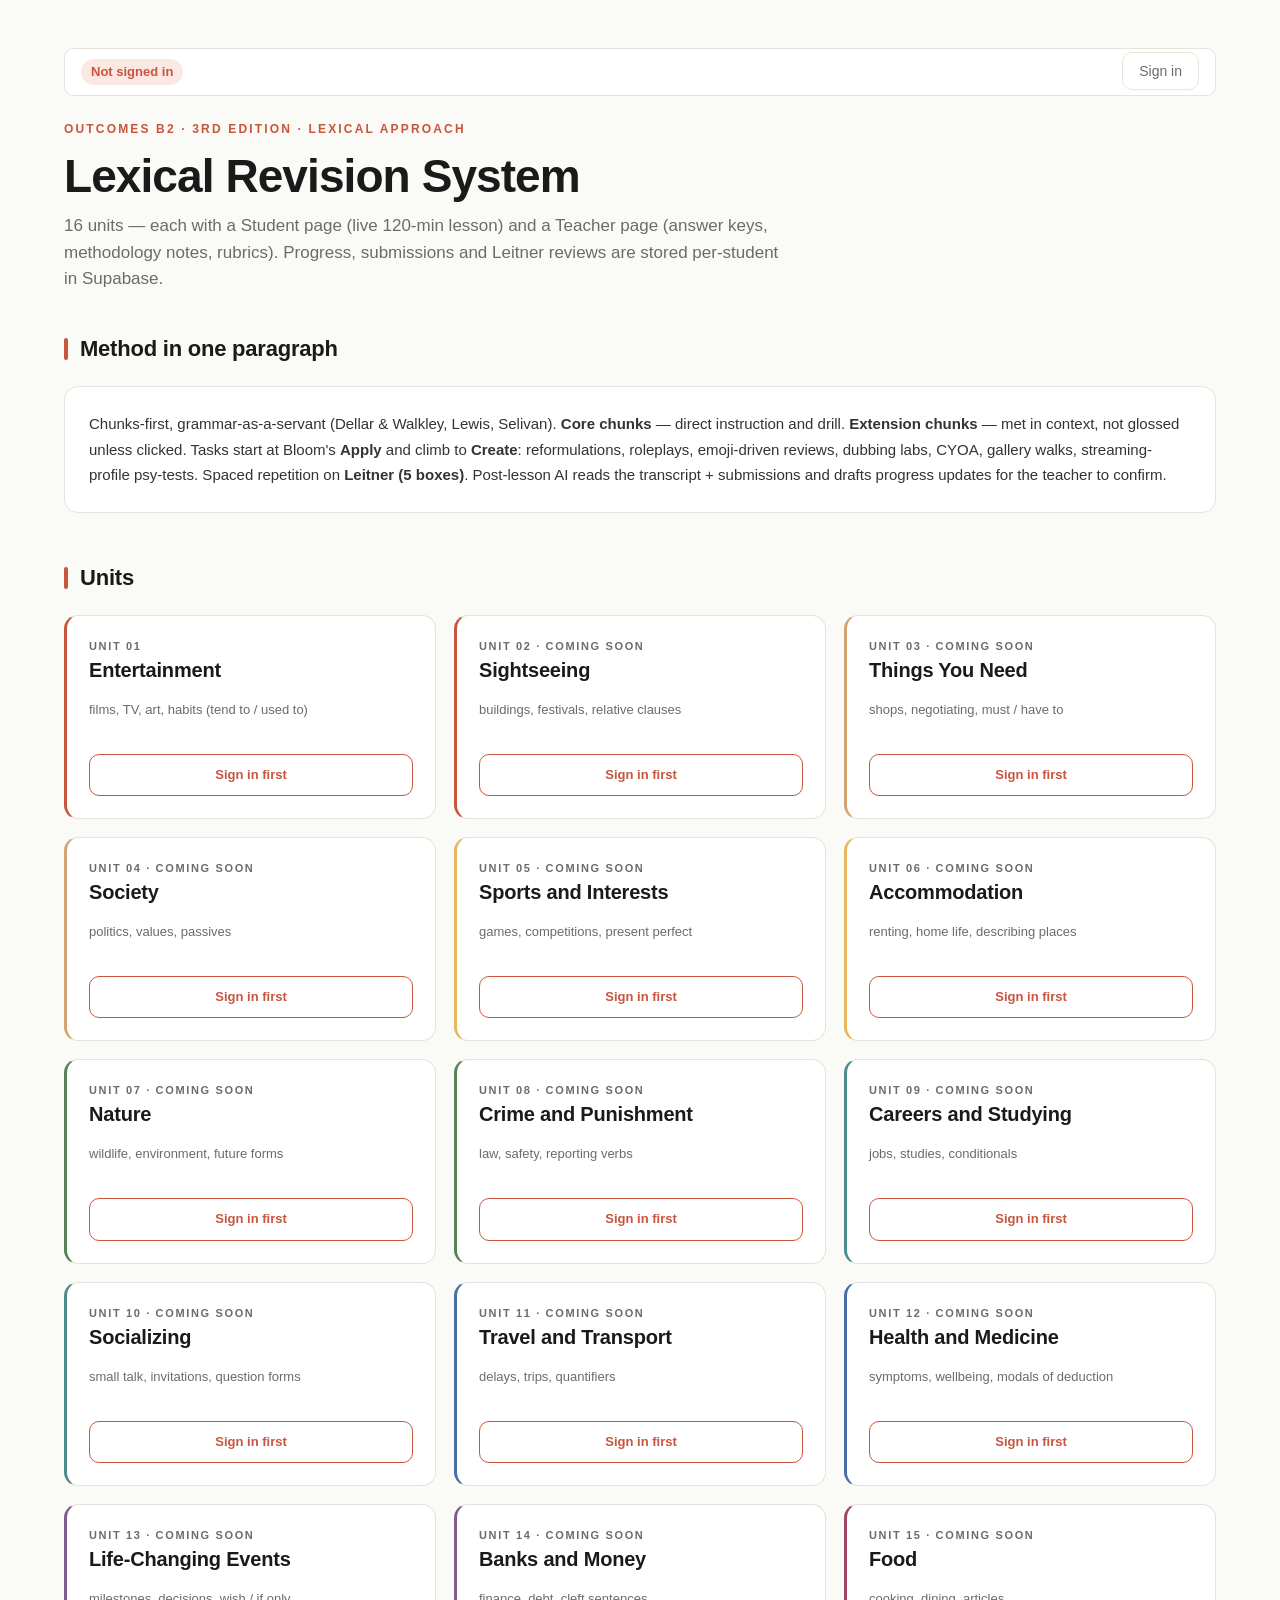
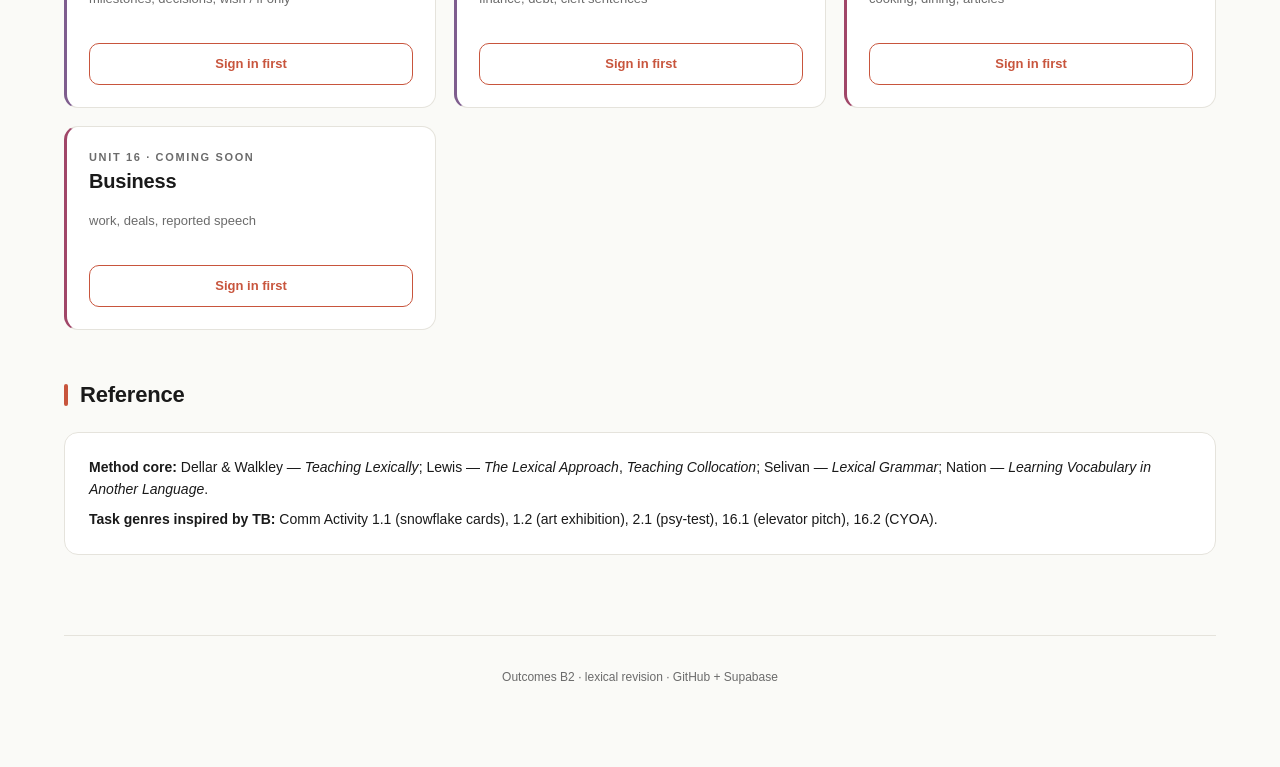
<file: index.html>
<!DOCTYPE html>
<html lang="en">
<head>
<meta charset="UTF-8">
<meta name="viewport" content="width=device-width, initial-scale=1.0">
<title>Outcomes B2 — Lexical Revision System</title>
<link rel="stylesheet" href="shared/styles.css">
</head>
<body>
<div class="wrap">

<div class="session-bar" id="session-bar">
  <div class="who"><span class="pill">Not signed in</span></div>
  <div><a href="login.html" class="btn-secondary" style="text-decoration:none;">Sign in</a></div>
</div>

<header>
  <div class="eyebrow">Outcomes B2 · 3rd edition · lexical approach</div>
  <h1>Lexical Revision System</h1>
  <p class="subtitle">
    16 units — each with a Student page (live 120-min lesson) and a Teacher page (answer keys, methodology notes, rubrics).
    Progress, submissions and Leitner reviews are stored per-student in Supabase.
  </p>
</header>

<section>
  <h2>Method in one paragraph</h2>
  <div class="card">
    <p style="margin:0; font-size:15px; color:#333; line-height:1.7;">
      Chunks-first, grammar-as-a-servant (Dellar &amp; Walkley, Lewis, Selivan).
      <strong>Core chunks</strong> — direct instruction and drill. <strong>Extension chunks</strong> — met in context, not glossed unless clicked.
      Tasks start at Bloom's <strong>Apply</strong> and climb to <strong>Create</strong>: reformulations, roleplays, emoji-driven reviews, dubbing labs, CYOA, gallery walks, streaming-profile psy-tests.
      Spaced repetition on <strong>Leitner (5 boxes)</strong>. Post-lesson AI reads the transcript + submissions and drafts progress updates for the teacher to confirm.
    </p>
  </div>
</section>

<section>
  <h2>Units</h2>
  <div class="units" id="units-grid"></div>
</section>

<section>
  <h2>Reference</h2>
  <div class="card">
    <p style="margin:0 0 8px; font-size:14px;">
      <strong>Method core:</strong> Dellar &amp; Walkley — <em>Teaching Lexically</em>;
      Lewis — <em>The Lexical Approach</em>, <em>Teaching Collocation</em>;
      Selivan — <em>Lexical Grammar</em>;
      Nation — <em>Learning Vocabulary in Another Language</em>.
    </p>
    <p style="margin:0; font-size:14px;">
      <strong>Task genres inspired by TB:</strong> Comm Activity 1.1 (snowflake cards), 1.2 (art exhibition), 2.1 (psy-test), 16.1 (elevator pitch), 16.2 (CYOA).
    </p>
  </div>
</section>

<footer>Outcomes B2 · lexical revision · GitHub + Supabase</footer>
</div>

<script src="shared/config.js"></script>
<script>
const UNITS = [
  { n: 1,  title: 'Entertainment',        desc: 'films, TV, art, habits (tend to / used to)', ready: true  },
  { n: 2,  title: 'Sightseeing',          desc: 'buildings, festivals, relative clauses',      ready: false },
  { n: 3,  title: 'Things You Need',      desc: 'shops, negotiating, must / have to',          ready: false },
  { n: 4,  title: 'Society',              desc: 'politics, values, passives',                   ready: false },
  { n: 5,  title: 'Sports and Interests', desc: 'games, competitions, present perfect',        ready: false },
  { n: 6,  title: 'Accommodation',        desc: 'renting, home life, describing places',       ready: false },
  { n: 7,  title: 'Nature',               desc: 'wildlife, environment, future forms',         ready: false },
  { n: 8,  title: 'Crime and Punishment', desc: 'law, safety, reporting verbs',                ready: false },
  { n: 9,  title: 'Careers and Studying', desc: 'jobs, studies, conditionals',                 ready: false },
  { n: 10, title: 'Socializing',          desc: 'small talk, invitations, question forms',     ready: false },
  { n: 11, title: 'Travel and Transport', desc: 'delays, trips, quantifiers',                  ready: false },
  { n: 12, title: 'Health and Medicine',  desc: 'symptoms, wellbeing, modals of deduction',    ready: false },
  { n: 13, title: 'Life-Changing Events', desc: 'milestones, decisions, wish / if only',       ready: false },
  { n: 14, title: 'Banks and Money',      desc: 'finance, debt, cleft sentences',              ready: false },
  { n: 15, title: 'Food',                 desc: 'cooking, dining, articles',                   ready: false },
  { n: 16, title: 'Business',             desc: 'work, deals, reported speech',                ready: false }
];

function pad(n) { return String(n).padStart(2, '0'); }
function reviewBand(n) { return Math.ceil(n / 2); }

function render() {
  const sess = OutcomesSession.get();
  const bar = document.getElementById('session-bar');

  if (sess) {
    const roleLabel = sess.role === 'teacher' ? 'Teacher' : sess.nickname;
    const pillClass = sess.role === 'teacher' ? 'pill teacher' : 'pill';
    bar.innerHTML = `
      <div class="who">
        <span class="${pillClass}">${roleLabel}</span>
        <span style="color:var(--muted); font-size:13px;">Session active</span>
      </div>
      <div style="display:flex; gap:8px;">
        ${sess.role === 'teacher' ? '<a href="admin.html" class="btn-secondary" style="text-decoration:none;">Admin</a>' : ''}
        <button onclick="OutcomesSession.clear(); window.location.reload();">Sign out</button>
      </div>`;
  }

  const isTeacher = sess?.role === 'teacher';
  const isStudent = sess?.role === 'student';
  const grid = document.getElementById('units-grid');

  grid.innerHTML = UNITS.map(u => {
    const num = pad(u.n);
    const band = reviewBand(u.n);
    const studentHref = u.ready ? `units/unit-${num}/student.html` : '#';
    const teacherHref = u.ready ? `units/unit-${num}/teacher.html` : '#';
    const studentClass = u.ready ? 'btn student' : 'btn student disabled';
    const teacherClass = u.ready ? 'btn teacher' : 'btn teacher disabled';

    let actions = '';
    if (!sess) {
      actions = `<a href="login.html" class="btn student">Sign in first</a>`;
    } else if (isTeacher) {
      actions = `
        <a href="${studentHref}" class="${studentClass}" ${u.ready ? '' : 'onclick="return false;"'}>Student view</a>
        <a href="${teacherHref}" class="${teacherClass}" ${u.ready ? '' : 'onclick="return false;"'}>Teacher view</a>`;
    } else if (isStudent) {
      actions = `<a href="${studentHref}" class="${studentClass}" ${u.ready ? '' : 'onclick="return false;"'}>${u.ready ? 'Enter lesson' : 'Coming soon'}</a>`;
    }

    return `
      <div class="unit-card" data-review="${band}">
        <div>
          <div class="num">Unit ${num}${u.ready ? '' : ' · coming soon'}</div>
          <h3 class="title">${u.title}</h3>
        </div>
        <p class="desc">${u.desc}</p>
        <div class="unit-actions">${actions}</div>
      </div>`;
  }).join('');
}

render();
</script>
</body>
</html>
</file>
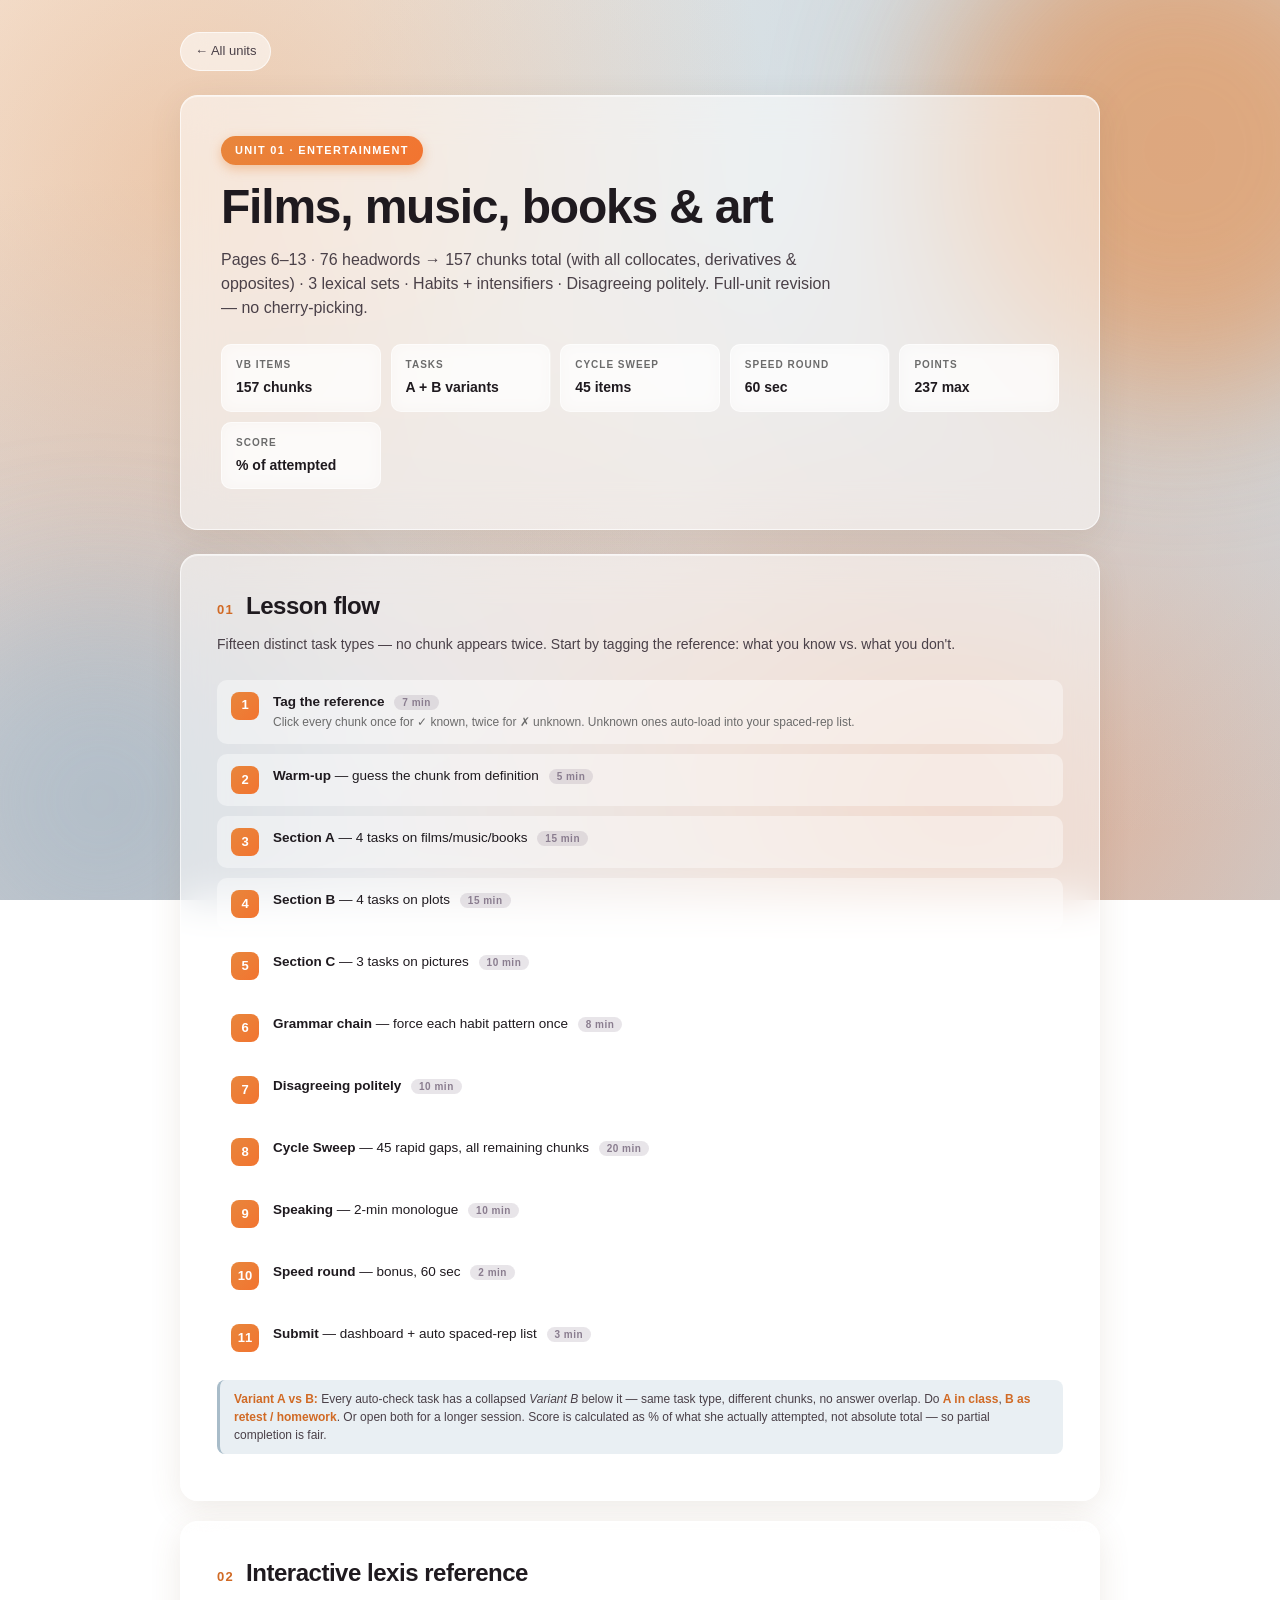
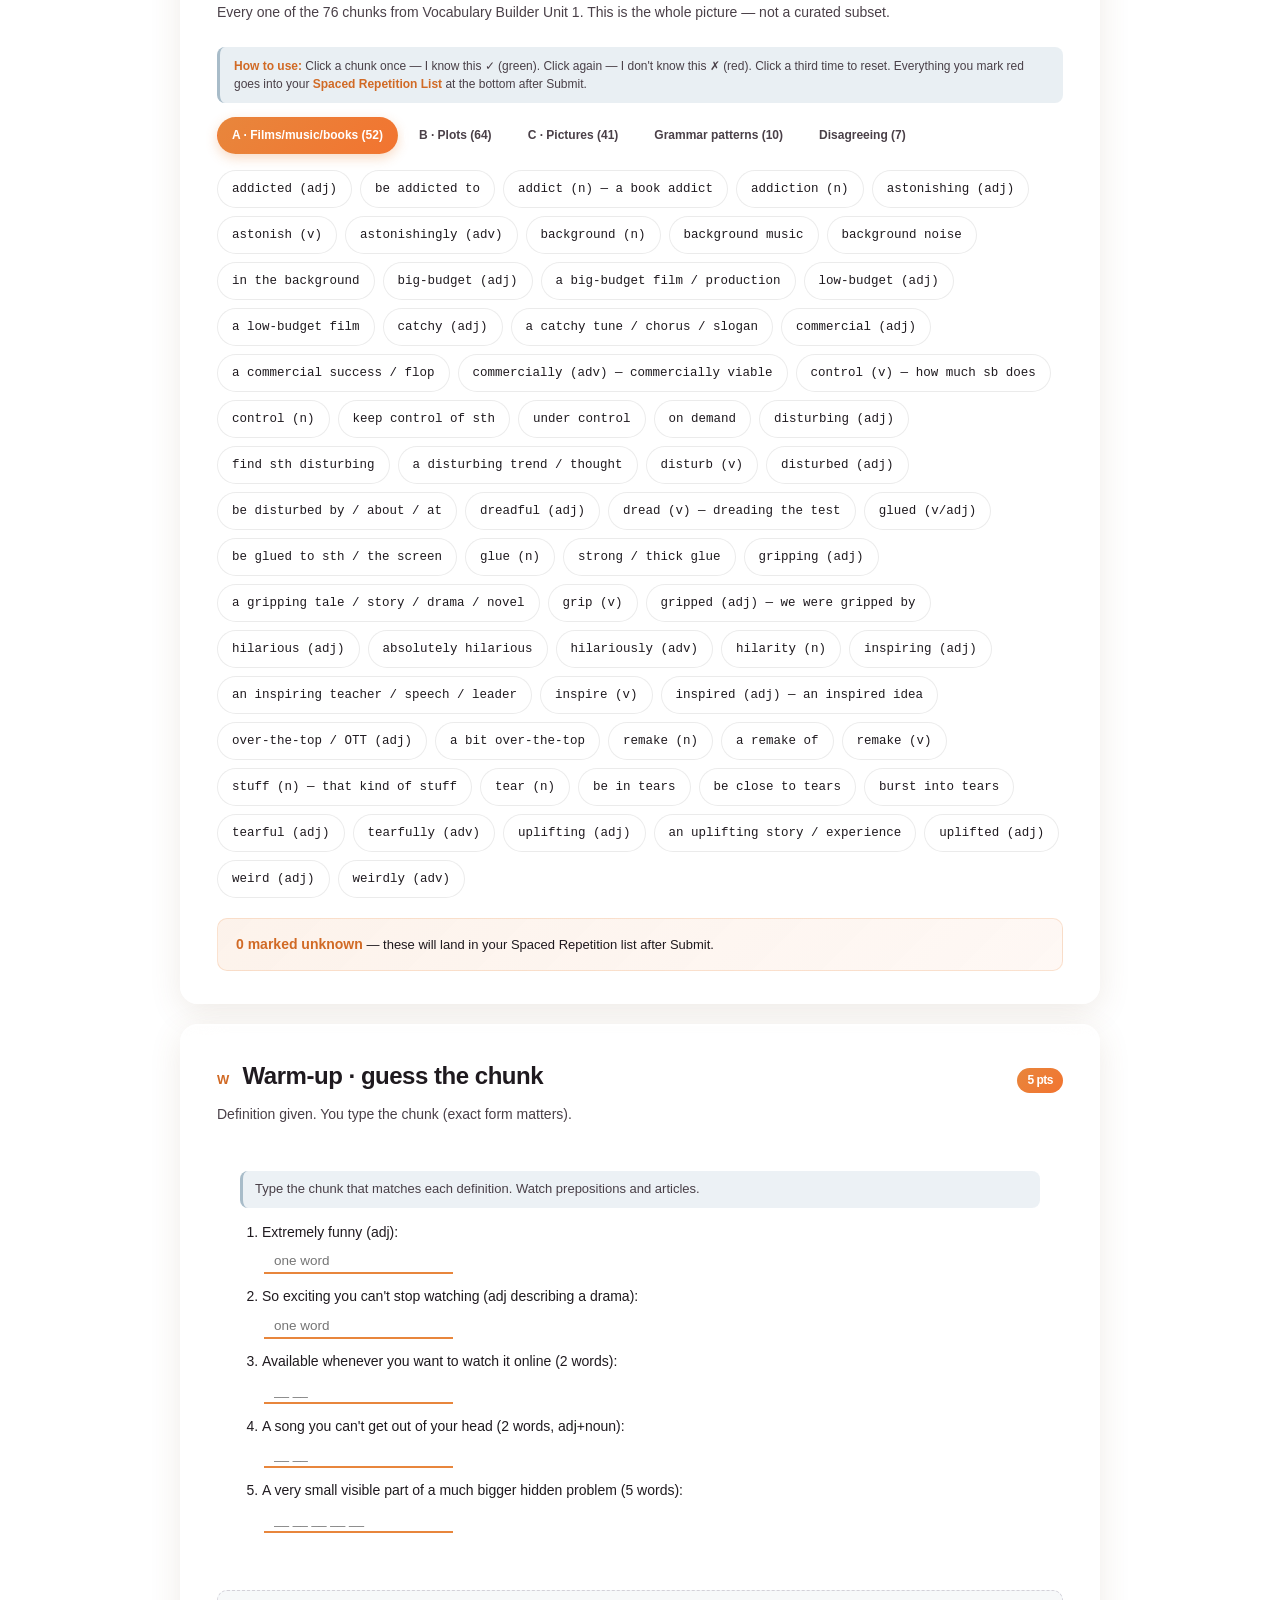
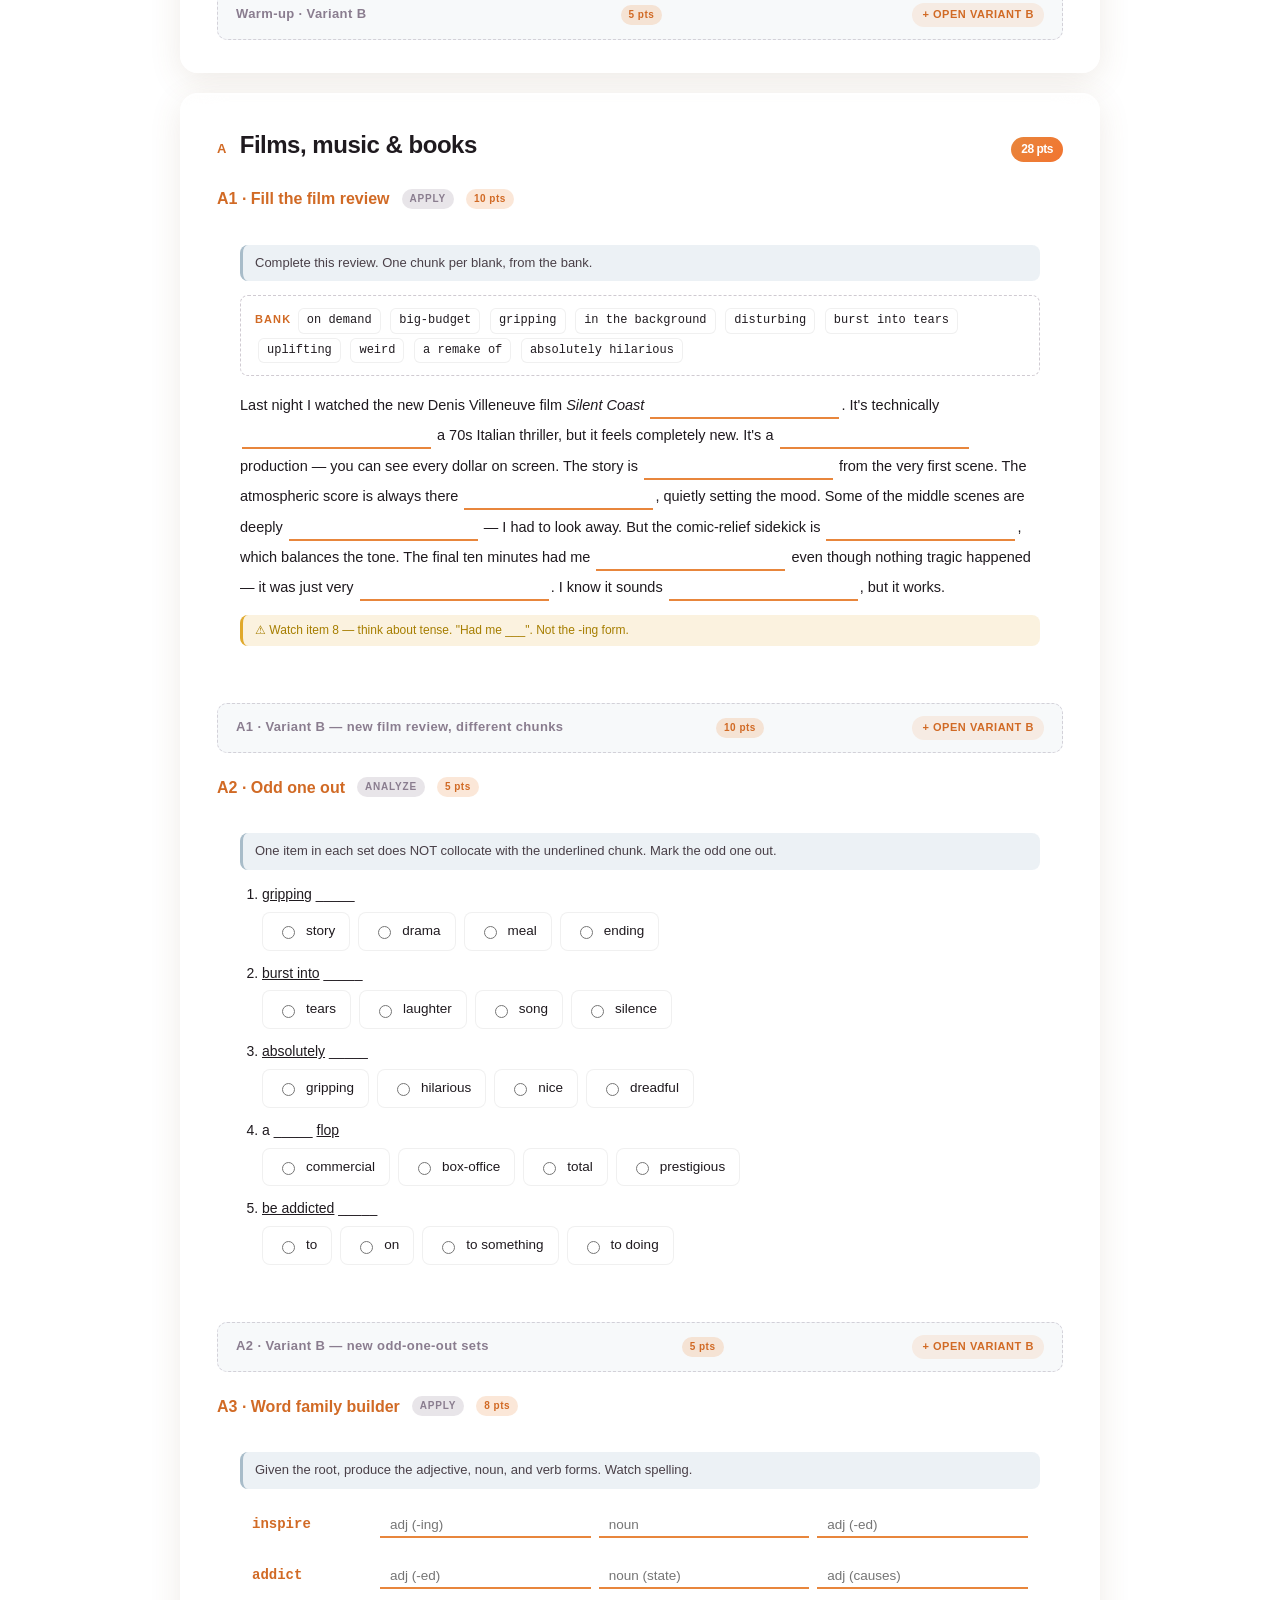
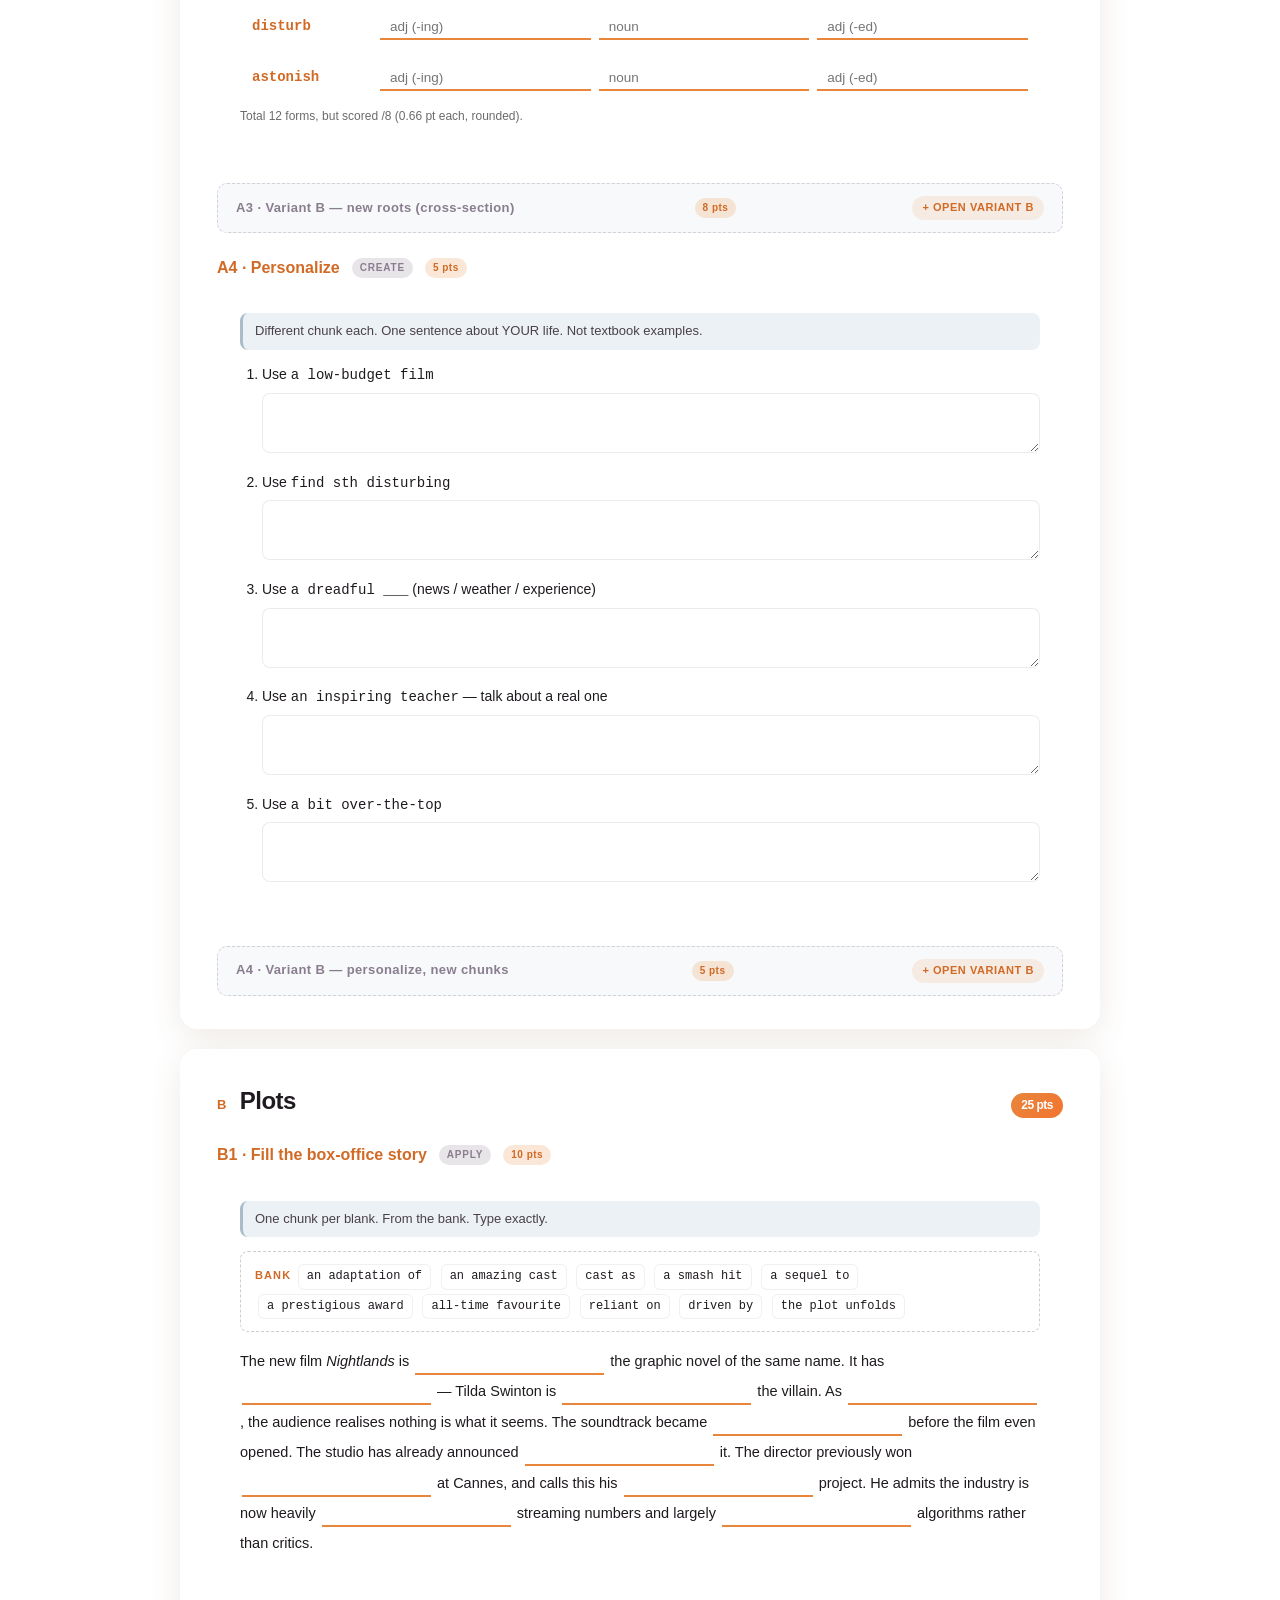
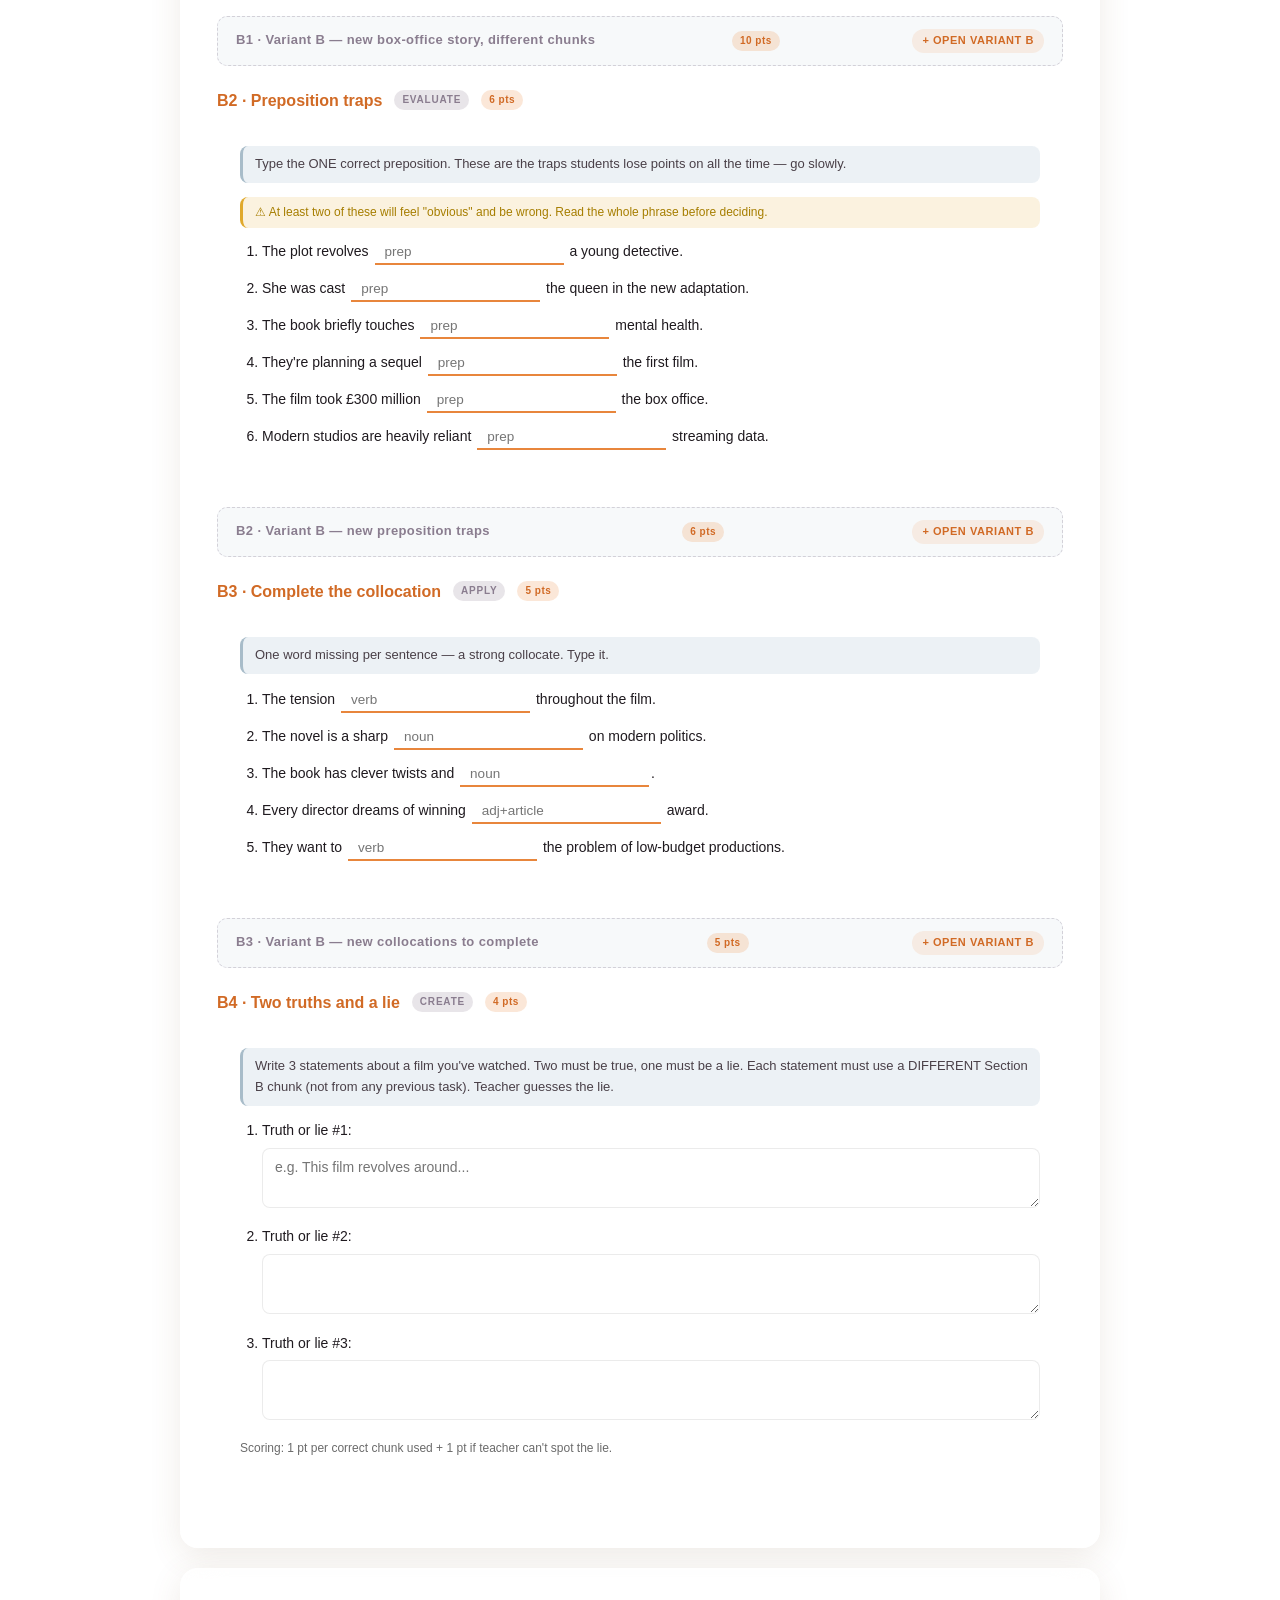
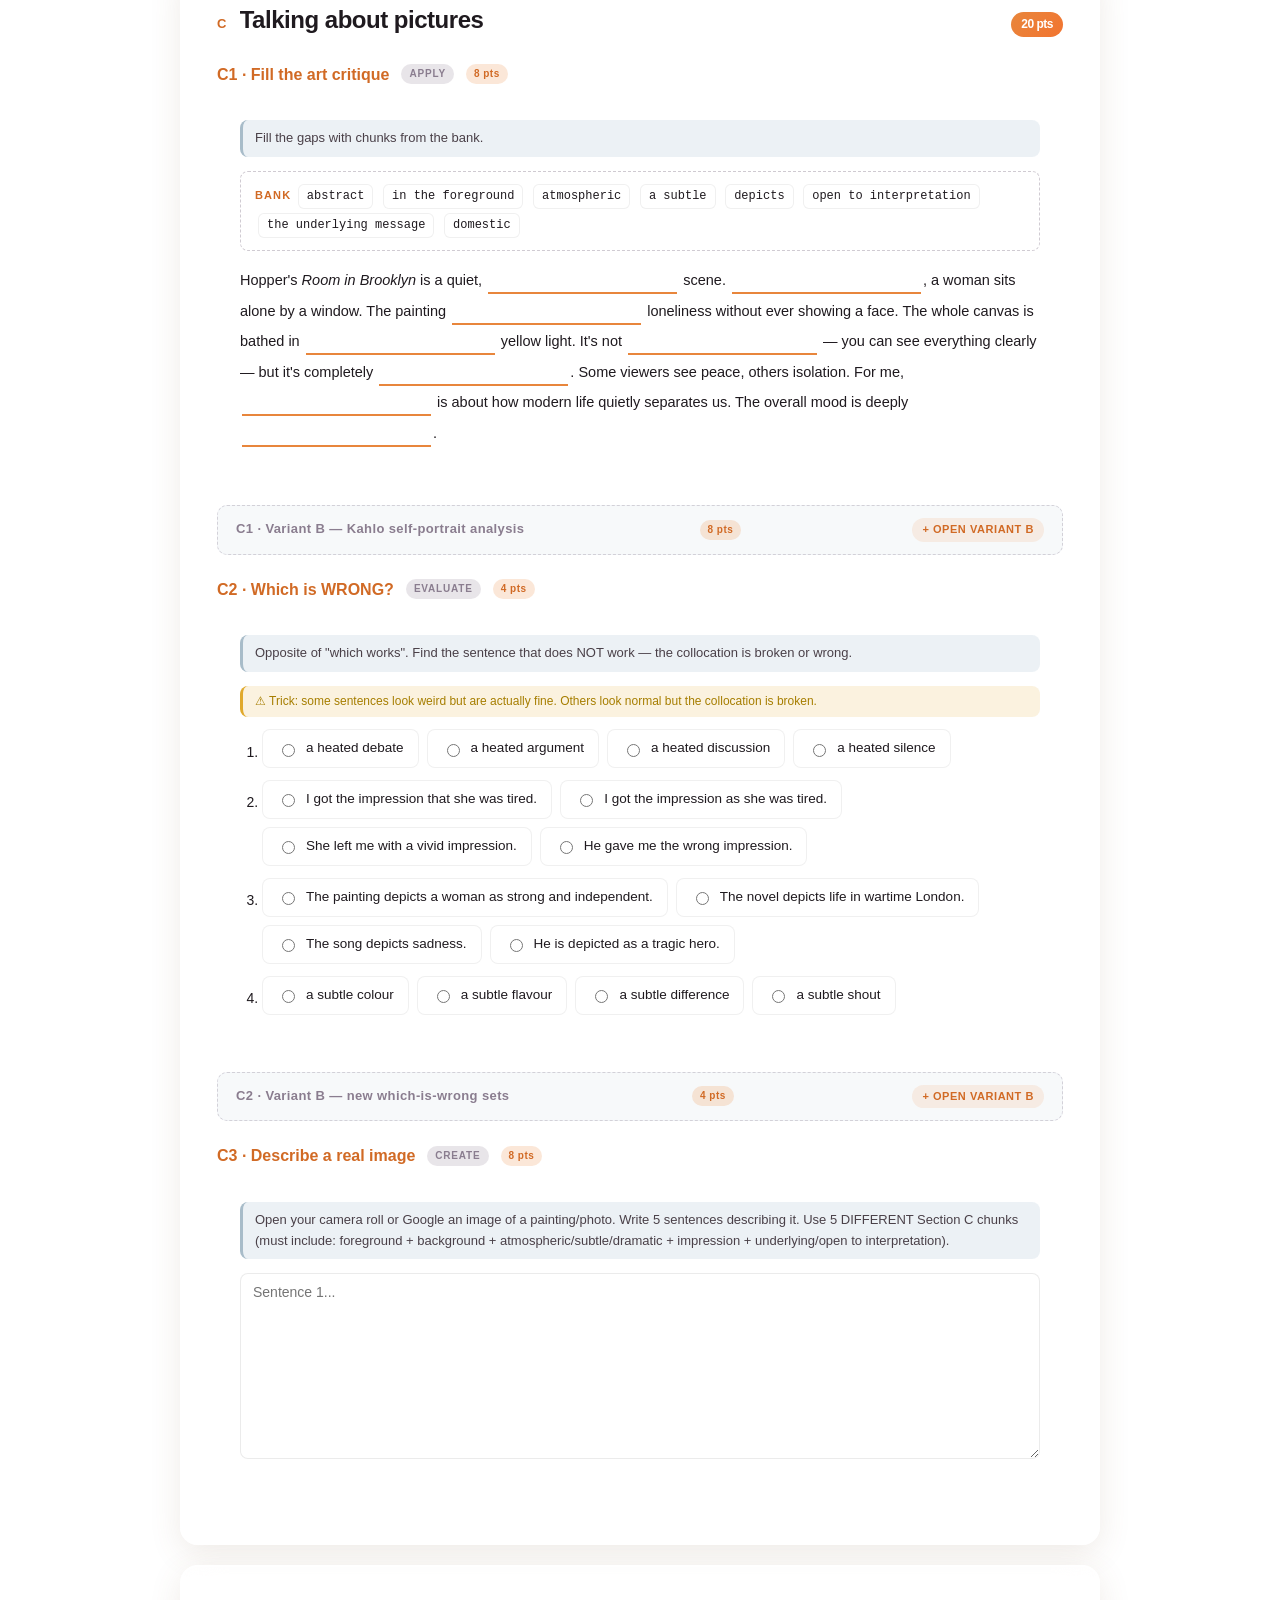
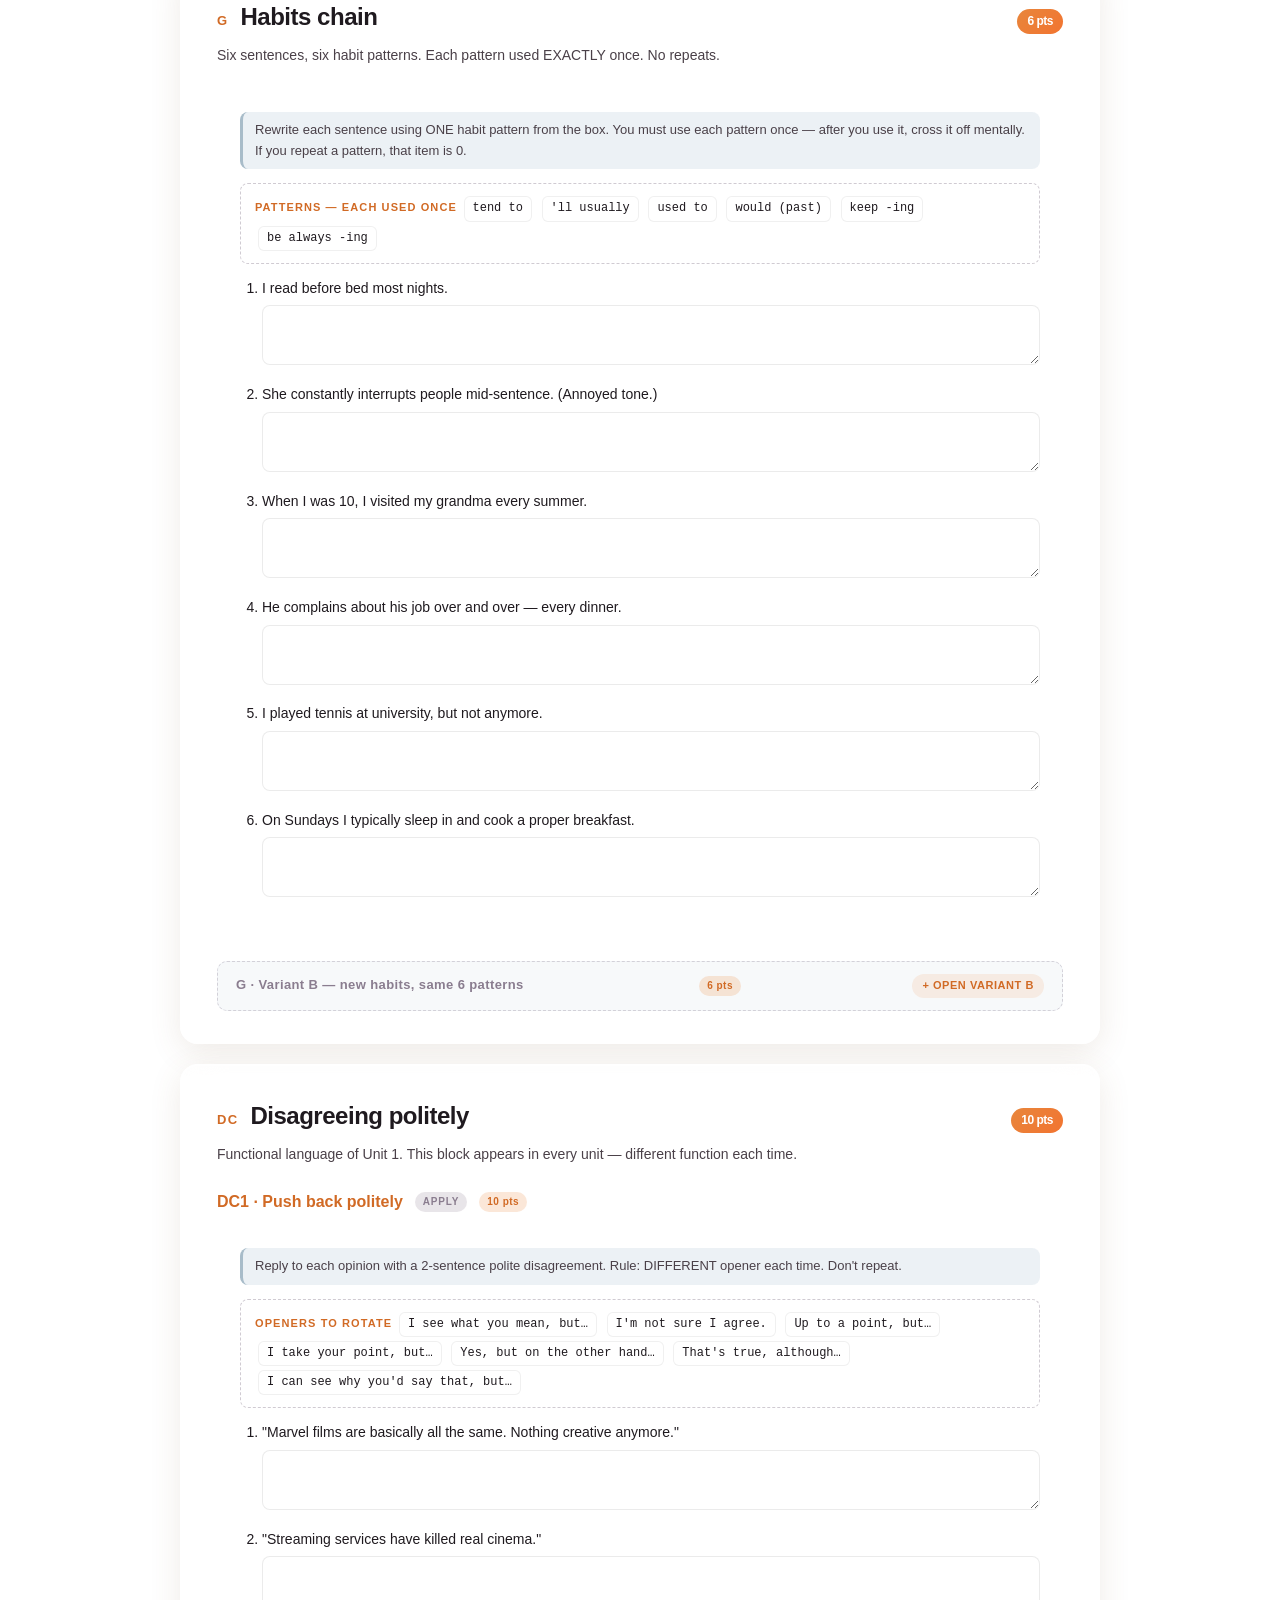
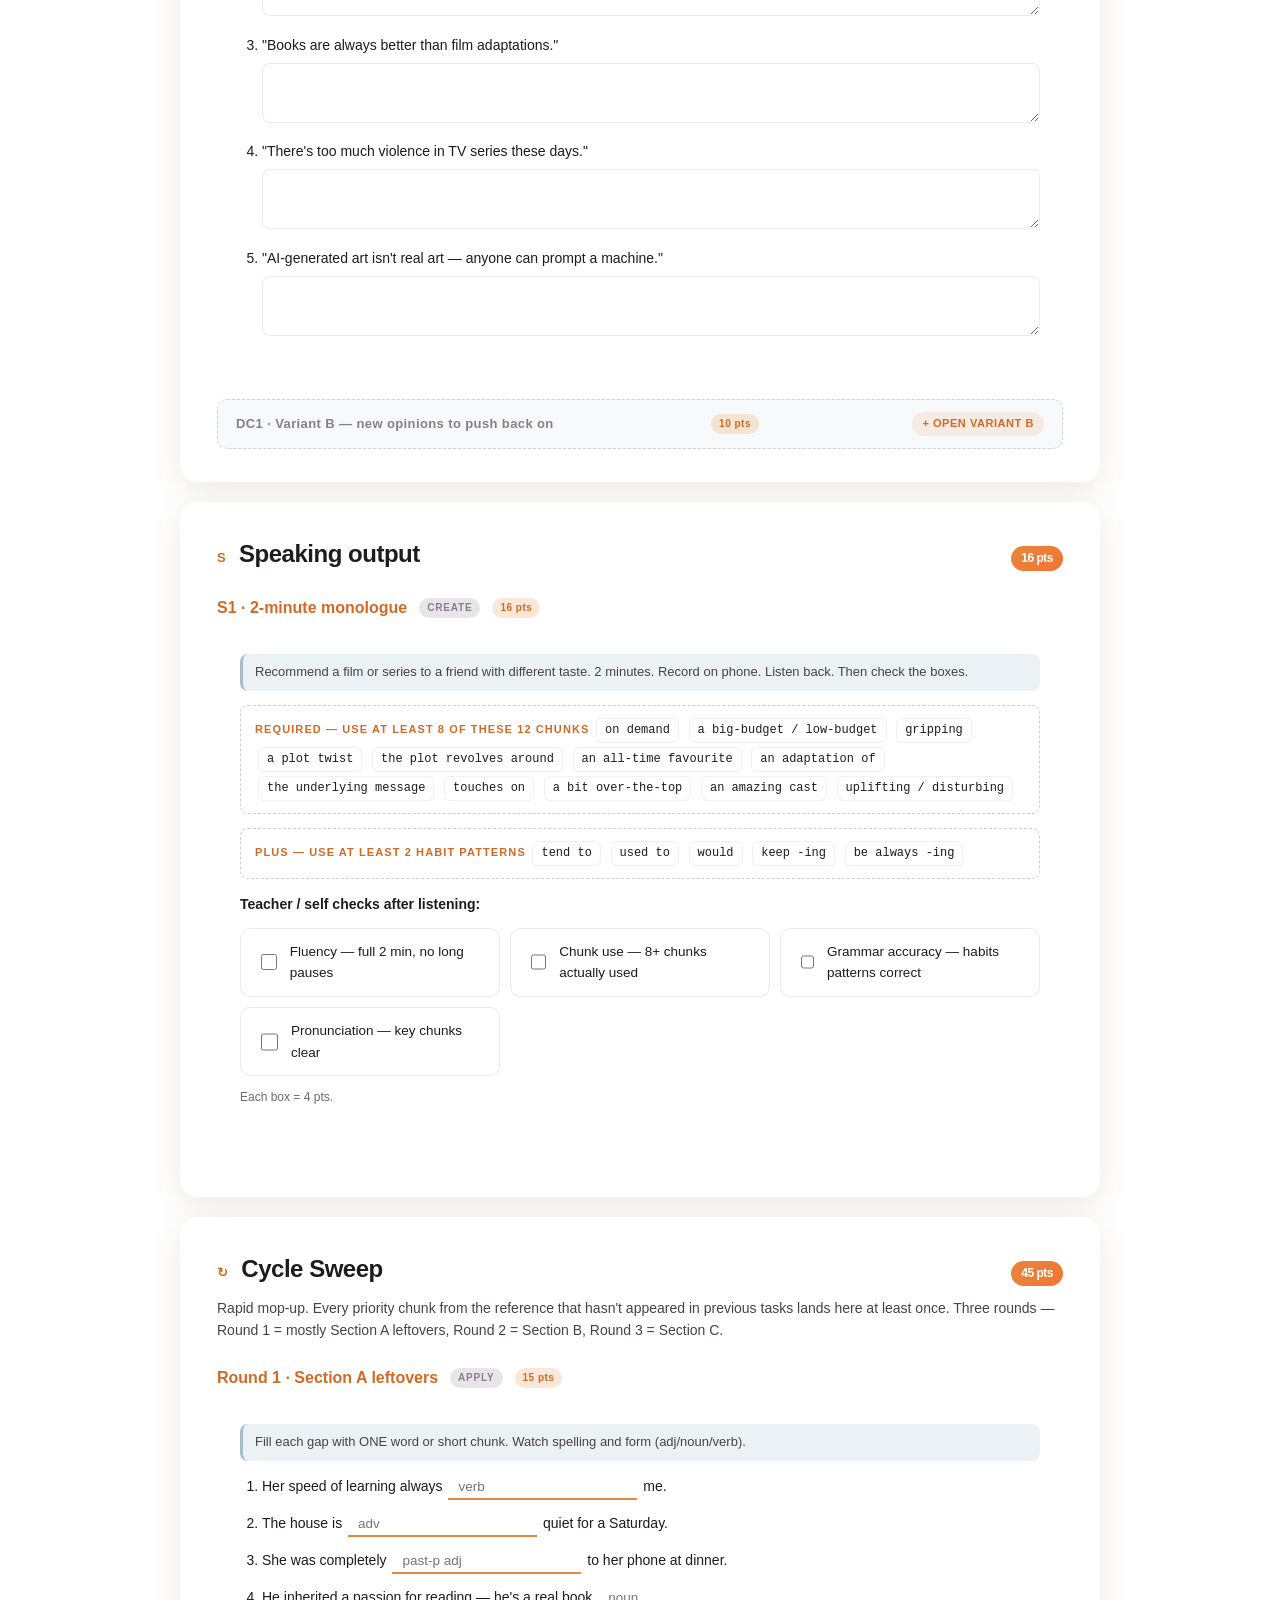
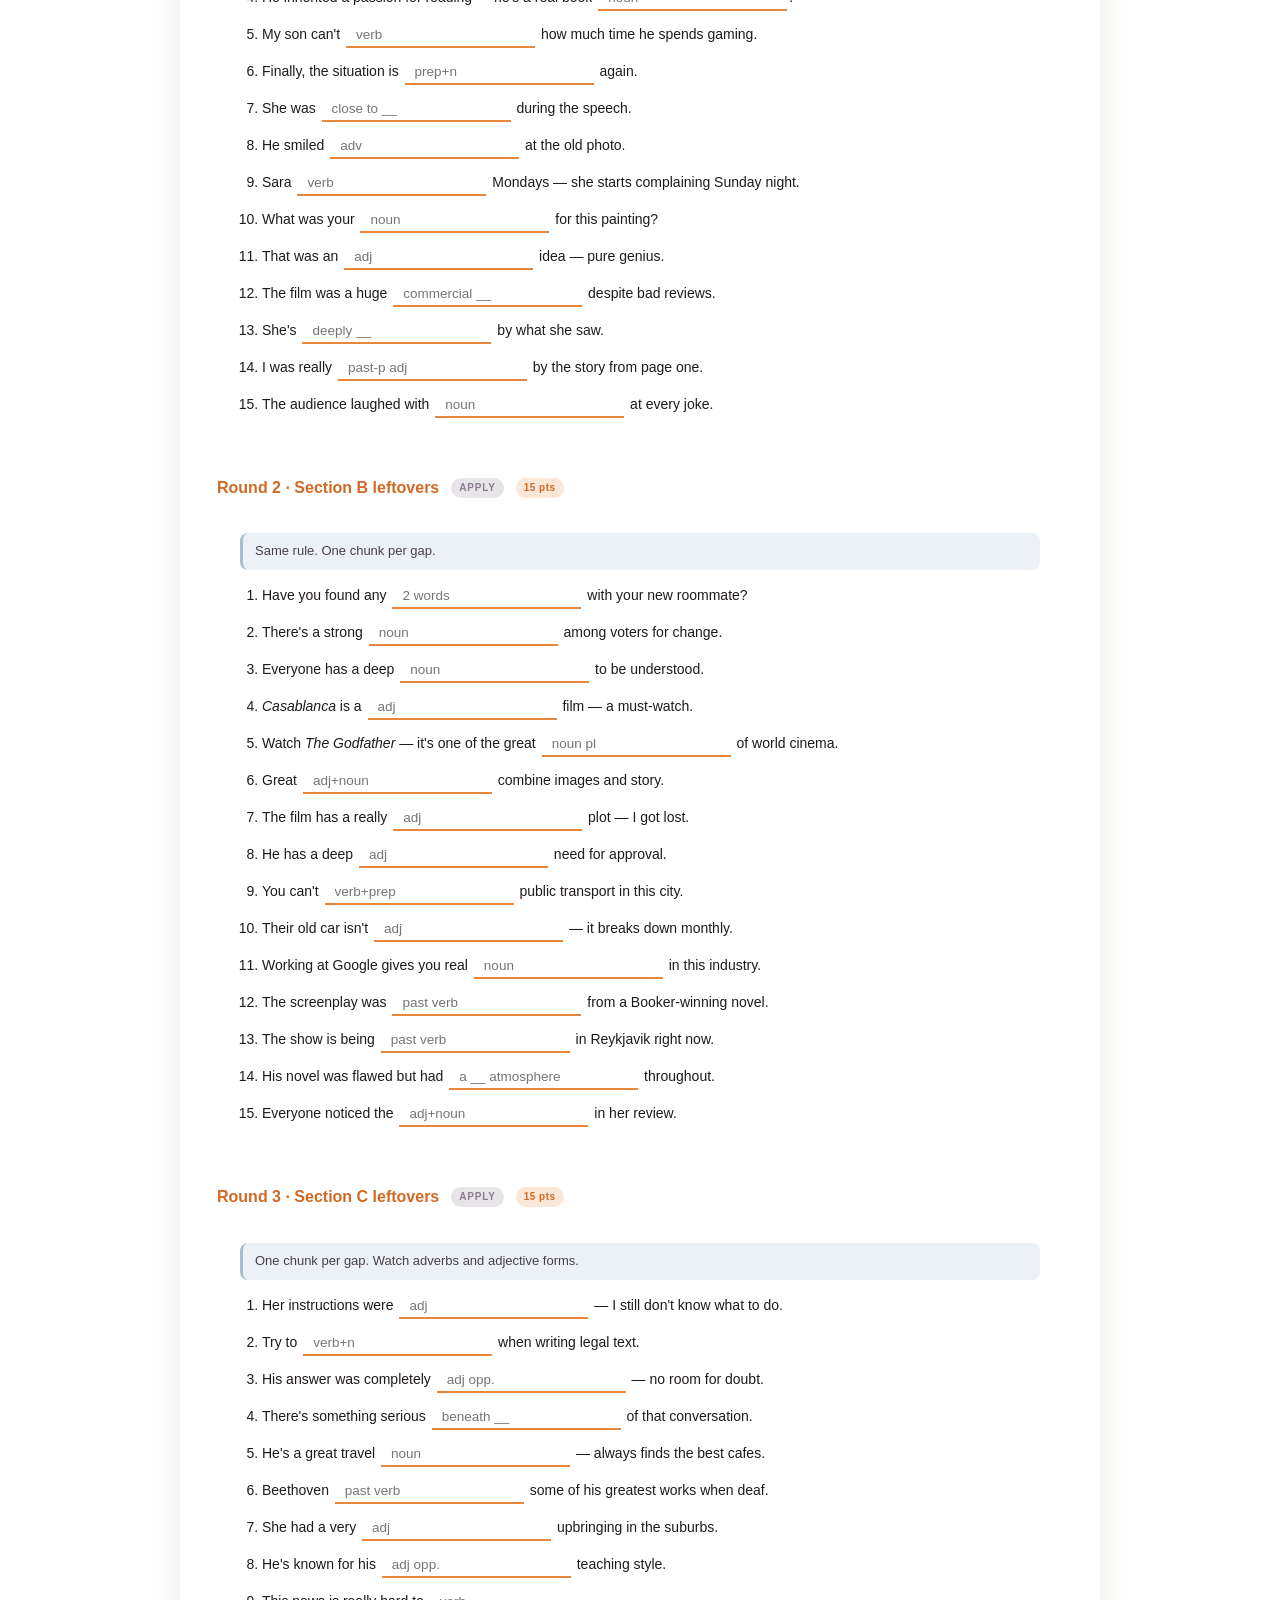
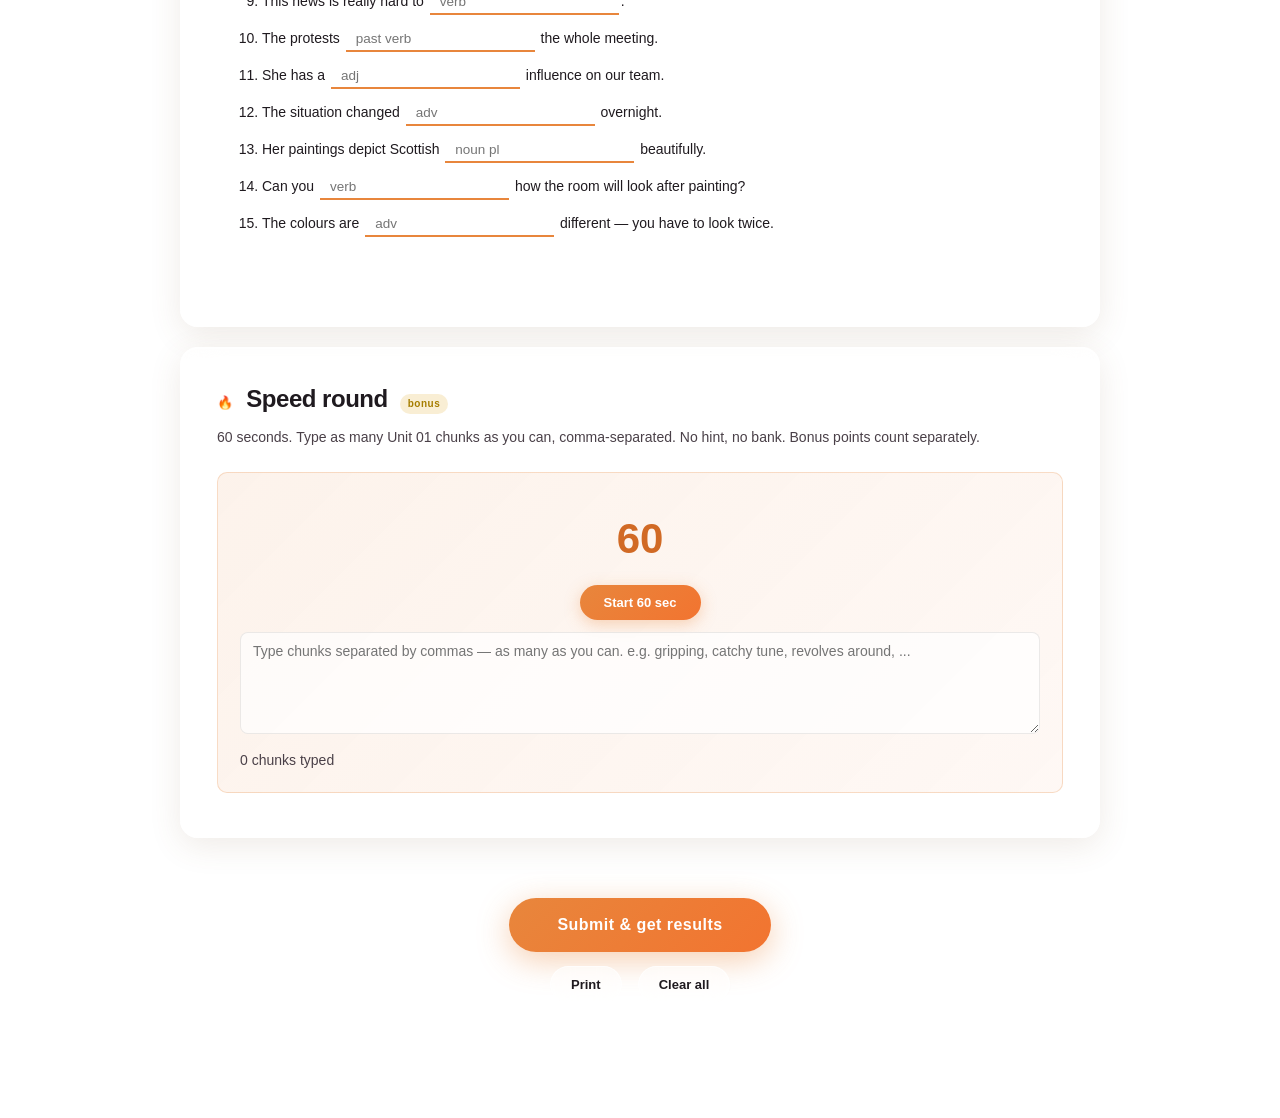
<file: units/unit-01/index.html>
<!DOCTYPE html>
<html lang="en">
<head>
<meta charset="UTF-8">
<meta name="viewport" content="width=device-width, initial-scale=1.0">
<title>Unit 01 · Entertainment — Outcomes B2 Revision</title>
<style>
  :root {
    --sky: #c9d8e2;
    --sky-deep: #a8bcc9;
    --orange: #e8863c;
    --orange-warm: #f27430;
    --orange-deep: #d16a25;
    --plum: #8a7d8f;
    --cream: #f5efe8;
    --ink: #1f1a1f;
    --ink-soft: #4a4048;
    --muted: #6b6b6b;
    --glass: rgba(255, 255, 255, 0.55);
    --glass-strong: rgba(255, 255, 255, 0.75);
    --glass-border: rgba(255, 255, 255, 0.65);
    --good: #4a9d5f;
    --bad: #d94848;
    --warn: #e0a92c;
    --radius: 18px;
    --radius-sm: 10px;
    --shadow-glass: 0 8px 32px rgba(120, 90, 60, 0.12), inset 0 1px 0 rgba(255,255,255,0.5);
  }
  * { box-sizing: border-box; }
  html { scroll-behavior: smooth; }
  body {
    margin: 0;
    font-family: 'Inter', -apple-system, BlinkMacSystemFont, 'Segoe UI', sans-serif;
    color: var(--ink);
    line-height: 1.6;
    -webkit-font-smoothing: antialiased;
    min-height: 100vh;
    background:
      radial-gradient(circle at 15% 20%, rgba(232,134,60,0.35) 0%, transparent 45%),
      radial-gradient(circle at 85% 10%, rgba(201,216,226,0.9) 0%, transparent 55%),
      radial-gradient(circle at 75% 85%, rgba(242,116,48,0.45) 0%, transparent 50%),
      radial-gradient(circle at 10% 90%, rgba(138,125,143,0.35) 0%, transparent 45%),
      linear-gradient(135deg, #f5efe8 0%, #c9d8e2 100%);
    background-attachment: fixed;
  }
  .bg-shapes { position: fixed; inset: 0; z-index: -1; overflow: hidden; pointer-events: none; }
  .bg-shapes::before, .bg-shapes::after {
    content: ''; position: absolute; border-radius: 50%;
    filter: blur(80px); opacity: 0.6;
  }
  .bg-shapes::before { width: 500px; height: 500px; background: var(--orange); top: -100px; right: -150px; }
  .bg-shapes::after { width: 400px; height: 400px; background: var(--sky-deep); bottom: -100px; left: -100px; }

  .wrap { max-width: 960px; margin: 0 auto; padding: 32px 20px 100px; }
  a { color: var(--orange-deep); }
  a.back {
    font-size: 13px; color: var(--ink-soft); text-decoration: none;
    display: inline-flex; align-items: center; gap: 6px;
    margin-bottom: 24px; padding: 8px 14px;
    background: var(--glass); backdrop-filter: blur(12px); -webkit-backdrop-filter: blur(12px);
    border: 1px solid var(--glass-border); border-radius: 100px; font-weight: 500;
  }
  a.back:hover { background: var(--glass-strong); }

  /* HERO */
  header.hero {
    background: var(--glass); backdrop-filter: blur(20px); -webkit-backdrop-filter: blur(20px);
    border: 1px solid var(--glass-border); border-radius: var(--radius);
    padding: 40px; box-shadow: var(--shadow-glass); margin-bottom: 24px;
  }
  .unit-badge {
    display: inline-block; padding: 6px 14px;
    background: linear-gradient(135deg, var(--orange) 0%, var(--orange-warm) 100%);
    color: white; border-radius: 100px;
    font-size: 11px; font-weight: 700; letter-spacing: 0.12em; text-transform: uppercase;
    margin-bottom: 16px; box-shadow: 0 4px 12px rgba(232,134,60,0.4);
  }
  h1 { font-size: clamp(30px, 5vw, 48px); line-height: 1.1; margin: 0 0 14px; font-weight: 700; letter-spacing: -0.025em; }
  .subtitle { font-size: 16px; color: var(--ink-soft); margin: 0 0 24px; max-width: 620px; line-height: 1.5; }
  .quick-facts { display: grid; grid-template-columns: repeat(auto-fit, minmax(140px, 1fr)); gap: 10px; }
  .fact { background: rgba(255,255,255,0.5); backdrop-filter: blur(8px); border: 1px solid rgba(255,255,255,0.6); border-radius: var(--radius-sm); padding: 12px 14px; }
  .fact .label { font-size: 10px; letter-spacing: 0.1em; text-transform: uppercase; color: var(--muted); font-weight: 700; margin-bottom: 3px; }
  .fact .value { font-size: 14px; font-weight: 600; }

  /* CARDS */
  section.card {
    background: var(--glass); backdrop-filter: blur(20px); -webkit-backdrop-filter: blur(20px);
    border: 1px solid var(--glass-border); border-radius: var(--radius);
    padding: 32px 36px; margin-bottom: 20px; box-shadow: var(--shadow-glass);
  }
  h2 { font-size: 24px; margin: 0 0 8px; font-weight: 700; letter-spacing: -0.02em; display: flex; align-items: baseline; gap: 12px; flex-wrap: wrap; }
  h2 .sec-num { font-size: 13px; color: var(--orange-deep); font-weight: 700; letter-spacing: 0.1em; }
  h2 .points-total { font-size: 12px; background: linear-gradient(135deg, var(--orange) 0%, var(--orange-warm) 100%); color: white; padding: 3px 10px; border-radius: 100px; font-weight: 700; margin-left: auto; }
  .sec-desc { font-size: 14px; color: var(--ink-soft); margin: 0 0 24px; }
  h3 { font-size: 16px; margin: 22px 0 10px; font-weight: 700; color: var(--orange-deep); display: flex; align-items: center; gap: 8px; flex-wrap: wrap; }
  .task-tag { display: inline-block; font-size: 10px; padding: 2px 8px; background: rgba(138,125,143,0.2); color: var(--plum); border-radius: 100px; font-weight: 700; letter-spacing: 0.08em; text-transform: uppercase; margin-left: 4px; }
  .pts { display: inline-block; font-size: 10px; padding: 2px 8px; background: rgba(232,134,60,0.2); color: var(--orange-deep); border-radius: 100px; font-weight: 700; letter-spacing: 0.05em; margin-left: 4px; }
  .warn-tag { display: inline-block; font-size: 10px; padding: 2px 8px; background: rgba(224,169,44,0.2); color: #a67e00; border-radius: 100px; font-weight: 700; letter-spacing: 0.05em; }

  /* INTERACTIVE REFERENCE — chip grid */
  .ref-tabs {
    display: flex; gap: 6px; flex-wrap: wrap; margin-bottom: 16px;
  }
  .ref-tab {
    background: rgba(255,255,255,0.4); border: 1px solid rgba(255,255,255,0.5);
    padding: 8px 14px; border-radius: 100px; cursor: pointer;
    font-size: 12px; font-weight: 600; color: var(--ink-soft);
    transition: all .15s;
  }
  .ref-tab.active { background: linear-gradient(135deg, var(--orange) 0%, var(--orange-warm) 100%); color: white; border-color: transparent; box-shadow: 0 4px 12px rgba(232,134,60,0.3); }
  .ref-panel { display: none; }
  .ref-panel.active { display: block; }

  .ref-help {
    font-size: 12px; color: var(--ink-soft); background: rgba(201,216,226,0.4);
    padding: 10px 14px; border-radius: 8px; border-left: 3px solid var(--sky-deep);
    margin-bottom: 14px; line-height: 1.5;
  }
  .ref-help strong { color: var(--orange-deep); }

  .chip-grid {
    display: flex; flex-wrap: wrap; gap: 8px;
  }
  .chip {
    padding: 8px 14px; border-radius: 100px;
    background: rgba(255,255,255,0.6);
    border: 1.5px solid rgba(0,0,0,0.08);
    font-size: 13px; font-weight: 500; color: var(--ink);
    cursor: pointer;
    transition: all .15s;
    font-family: 'JetBrains Mono', 'SF Mono', Menlo, monospace;
    font-size: 12.5px;
    user-select: none;
    position: relative;
  }
  .chip:hover { background: white; transform: translateY(-1px); }
  .chip[data-state="known"] {
    background: rgba(74,157,95,0.15); border-color: var(--good);
    color: var(--good);
  }
  .chip[data-state="known"]::before { content: '✓ '; font-weight: 700; }
  .chip[data-state="unknown"] {
    background: rgba(217,72,72,0.15); border-color: var(--bad);
    color: var(--bad);
  }
  .chip[data-state="unknown"]::before { content: '✗ '; font-weight: 700; }

  .ref-summary {
    margin-top: 20px; padding: 14px 18px;
    background: linear-gradient(135deg, rgba(232,134,60,0.1) 0%, rgba(242,116,48,0.05) 100%);
    border-radius: var(--radius-sm); border: 1px solid rgba(232,134,60,0.2);
    font-size: 13px;
  }
  .ref-summary strong { color: var(--orange-deep); font-size: 14px; }

  /* TASKS */
  .task {
    background: rgba(255,255,255,0.4); border: 1px solid rgba(255,255,255,0.5);
    border-radius: var(--radius-sm); padding: 20px 22px; margin: 12px 0 24px;
  }
  .task p { margin: 0 0 12px; font-size: 14px; }
  .task .instruction {
    font-size: 13px; color: var(--ink-soft); background: rgba(201,216,226,0.35);
    padding: 8px 12px; border-radius: 8px; margin-bottom: 14px;
    border-left: 3px solid var(--sky-deep);
  }
  .task .trap-warn {
    font-size: 12px; color: #a67e00; background: rgba(224,169,44,0.15);
    padding: 6px 12px; border-radius: 8px; margin-bottom: 12px;
    border-left: 3px solid var(--warn); font-weight: 500;
  }
  .task ol { padding-left: 22px; margin: 0; }
  .task ol > li { margin-bottom: 12px; font-size: 14px; line-height: 1.55; }
  .task ol > li > .prompt { display: block; margin-bottom: 6px; }
  .task .bank {
    font-size: 13px; background: rgba(255,255,255,0.6);
    padding: 10px 14px; border-radius: 8px; margin: 8px 0 14px;
    border: 1px dashed rgba(138,125,143,0.4);
  }
  .task .bank strong { color: var(--orange-deep); font-size: 11px; letter-spacing: 0.1em; text-transform: uppercase; }
  .task .bank code {
    display: inline-block; background: white; padding: 2px 8px; margin: 2px 3px;
    border-radius: 6px; font-family: 'JetBrains Mono', monospace; font-size: 12px;
    border: 1px solid rgba(0,0,0,0.06);
  }
  input[type="text"], textarea {
    width: 100%; background: rgba(255,255,255,0.7);
    border: 1px solid rgba(0,0,0,0.08); border-radius: 8px;
    padding: 8px 12px; font-family: inherit; font-size: 14px; color: var(--ink);
    transition: border-color .15s, background .15s;
  }
  input[type="text"]:focus, textarea:focus { outline: none; border-color: var(--orange); background: white; }
  input.inline {
    display: inline-block; width: auto; min-width: 120px;
    padding: 4px 10px; font-size: 13.5px; margin: 0 2px;
    border-bottom: 2px solid var(--orange); border-radius: 4px 4px 0 0;
    border-left: 0; border-right: 0; border-top: 0;
    background: rgba(255,255,255,0.55);
  }
  input.inline:focus { background: white; border-bottom-color: var(--orange-deep); }
  input.inline.correct { background: rgba(74,157,95,0.18); border-bottom-color: var(--good); }
  input.inline.wrong { background: rgba(217,72,72,0.15); border-bottom-color: var(--bad); }
  textarea { min-height: 60px; resize: vertical; line-height: 1.5; }

  /* RADIO/CHECKBOX */
  .choice { display: flex; gap: 8px; margin-top: 6px; flex-wrap: wrap; }
  .choice label {
    background: rgba(255,255,255,0.6); border: 1px solid rgba(0,0,0,0.06);
    padding: 8px 14px; border-radius: 8px; cursor: pointer;
    font-size: 13.5px; transition: all .15s; display: flex; align-items: center; gap: 8px;
  }
  .choice label:hover { background: white; }
  .choice input[type="radio"] { accent-color: var(--orange-deep); }
  .choice label:has(input[type="radio"]:checked) { background: rgba(232,134,60,0.15); border-color: var(--orange); font-weight: 600; }
  .choice label.correct-mark { background: rgba(74,157,95,0.2); border-color: var(--good); }
  .choice label.wrong-mark { background: rgba(217,72,72,0.15); border-color: var(--bad); text-decoration: line-through; }

  .criteria {
    display: grid; grid-template-columns: repeat(auto-fit, minmax(200px, 1fr));
    gap: 10px; margin: 12px 0;
  }
  .criteria label {
    background: rgba(255,255,255,0.6); border: 1px solid rgba(0,0,0,0.08);
    padding: 12px 16px; border-radius: 10px;
    display: flex; align-items: center; gap: 10px; cursor: pointer;
    font-size: 13.5px; font-weight: 500; transition: all .15s;
  }
  .criteria label:hover { background: white; }
  .criteria input[type="checkbox"] { width: 18px; height: 18px; accent-color: var(--orange-deep); cursor: pointer; }
  .criteria label:has(input:checked) {
    background: linear-gradient(135deg, rgba(232,134,60,0.15) 0%, rgba(242,116,48,0.15) 100%);
    border-color: var(--orange);
  }

  /* WORD FAMILY */
  .word-family {
    display: grid; grid-template-columns: 120px 1fr 1fr 1fr; gap: 8px;
    align-items: center; margin: 8px 0;
    padding: 8px 12px; background: rgba(255,255,255,0.4);
    border-radius: 8px;
  }
  .word-family .root {
    font-family: 'JetBrains Mono', monospace; font-weight: 700;
    color: var(--orange-deep); font-size: 14px;
  }
  .word-family input.inline { min-width: 100%; width: 100%; margin: 0; }
  .word-family .col-label { display: none; }
  @media (max-width: 600px) {
    .word-family { grid-template-columns: 1fr; }
    .word-family .col-label { display: block; font-size: 10px; color: var(--muted); text-transform: uppercase; letter-spacing: 0.1em; }
  }

  /* VARIANT B (details) */
  details.variant {
    margin-top: 12px;
    background: rgba(201,216,226,0.25);
    border: 1px dashed rgba(138,125,143,0.3);
    border-radius: var(--radius-sm);
    padding: 0;
    overflow: hidden;
  }
  details.variant > summary {
    cursor: pointer;
    padding: 12px 18px;
    font-size: 13px;
    font-weight: 700;
    color: var(--plum);
    letter-spacing: 0.03em;
    list-style: none;
    display: flex;
    justify-content: space-between;
    align-items: center;
    background: rgba(255,255,255,0.4);
  }
  details.variant > summary::-webkit-details-marker { display: none; }
  details.variant > summary::after {
    content: '+ open Variant B';
    font-size: 11px;
    color: var(--orange-deep);
    background: rgba(232,134,60,0.12);
    padding: 3px 10px;
    border-radius: 100px;
    font-weight: 700;
    letter-spacing: 0.05em;
    text-transform: uppercase;
  }
  details.variant[open] > summary::after { content: '– close'; }
  details.variant > div.variant-body {
    padding: 14px 18px 18px;
    border-top: 1px solid var(--glass-border);
  }

  /* SPEED ROUND */
  .speed-round {
    background: linear-gradient(135deg, rgba(232,134,60,0.1) 0%, rgba(242,116,48,0.05) 100%);
    border: 1px solid rgba(232,134,60,0.25);
    border-radius: var(--radius-sm); padding: 20px 22px; margin: 12px 0;
  }
  .speed-round .timer-display {
    font-size: 42px; font-weight: 800; text-align: center;
    color: var(--orange-deep); margin: 12px 0;
    font-variant-numeric: tabular-nums;
  }
  .speed-round textarea { min-height: 100px; }
  .btn-timer {
    background: linear-gradient(135deg, var(--orange) 0%, var(--orange-warm) 100%);
    color: white; border: none; padding: 10px 24px; border-radius: 100px;
    font-size: 13px; font-weight: 700; cursor: pointer;
    box-shadow: 0 4px 16px rgba(232,134,60,0.35);
  }
  .speed-count { font-size: 14px; color: var(--ink-soft); margin-top: 8px; }
  .speed-count strong { color: var(--orange-deep); font-size: 16px; }

  /* SUBMIT */
  .submit-zone { text-align: center; padding: 40px 0 20px; }
  .btn-submit {
    background: linear-gradient(135deg, var(--orange) 0%, var(--orange-warm) 100%);
    color: white; border: none; padding: 18px 48px; border-radius: 100px;
    font-size: 16px; font-weight: 700; cursor: pointer;
    box-shadow: 0 8px 32px rgba(232,134,60,0.4); letter-spacing: 0.03em;
    transition: transform .15s, box-shadow .15s;
  }
  .btn-submit:hover { transform: translateY(-2px); box-shadow: 0 12px 40px rgba(232,134,60,0.55); }
  .btn-secondary {
    background: var(--glass); backdrop-filter: blur(12px); color: var(--ink);
    border: 1px solid var(--glass-border);
    padding: 10px 20px; border-radius: 100px; font-size: 13px; font-weight: 600;
    cursor: pointer; margin: 0 6px;
  }

  /* DASHBOARD */
  #dashboard { display: none; }
  #dashboard.show { display: block; }
  .dash-hero {
    background: linear-gradient(135deg, rgba(255,255,255,0.7) 0%, rgba(255,255,255,0.5) 100%);
    border: 1px solid var(--glass-border); border-radius: var(--radius);
    padding: 40px; text-align: center; box-shadow: var(--shadow-glass);
  }
  .score-big {
    font-size: 72px; font-weight: 800; line-height: 1; letter-spacing: -0.04em;
    background: linear-gradient(135deg, var(--orange-deep) 0%, var(--orange-warm) 100%);
    -webkit-background-clip: text; -webkit-text-fill-color: transparent; background-clip: text;
  }
  .score-total { font-size: 18px; color: var(--muted); margin-top: 4px; }
  .breakdown {
    display: grid; grid-template-columns: repeat(auto-fit, minmax(150px, 1fr));
    gap: 8px; margin: 24px 0; text-align: left;
  }
  .breakdown-item { background: rgba(255,255,255,0.6); padding: 10px 14px; border-radius: 10px; }
  .breakdown-item .name { font-size: 10px; color: var(--muted); text-transform: uppercase; letter-spacing: 0.08em; font-weight: 700; }
  .breakdown-item .val { font-size: 16px; font-weight: 700; margin-top: 2px; }
  .rubric-verdict { padding: 20px 24px; border-radius: var(--radius-sm); margin-top: 20px; text-align: left; }
  .rubric-verdict.level-excellent { background: linear-gradient(135deg, rgba(74,157,95,0.15) 0%, rgba(74,157,95,0.05) 100%); border-left: 4px solid var(--good); }
  .rubric-verdict.level-good { background: linear-gradient(135deg, rgba(232,134,60,0.15) 0%, rgba(232,134,60,0.05) 100%); border-left: 4px solid var(--orange); }
  .rubric-verdict.level-gaps { background: linear-gradient(135deg, rgba(224,169,44,0.15) 0%, rgba(224,169,44,0.05) 100%); border-left: 4px solid var(--warn); }
  .rubric-verdict.level-redo { background: linear-gradient(135deg, rgba(217,72,72,0.15) 0%, rgba(217,72,72,0.05) 100%); border-left: 4px solid var(--bad); }
  .rubric-verdict h3 { margin: 0 0 6px; color: var(--ink); }
  .rubric-verdict p { margin: 0; font-size: 14px; color: var(--ink-soft); }

  .spaced-rep-list {
    margin-top: 20px; padding: 20px 24px; background: rgba(217,72,72,0.06);
    border: 1px solid rgba(217,72,72,0.2); border-radius: var(--radius-sm);
    text-align: left;
  }
  .spaced-rep-list h3 { color: var(--bad); margin: 0 0 8px; }
  .spaced-rep-list p { font-size: 13px; color: var(--ink-soft); margin: 0 0 12px; }
  .spaced-rep-list .chip-grid .chip {
    background: rgba(255,255,255,0.8); border-color: rgba(217,72,72,0.3); color: var(--ink);
    cursor: default;
  }
  .spaced-rep-list .chip-grid .chip:hover { transform: none; }

  /* PLAN */
  .plan-list { list-style: none; padding: 0; margin: 0; display: grid; gap: 10px; }
  .plan-list li { display: flex; gap: 14px; padding: 12px 14px; background: rgba(255,255,255,0.4); border-radius: var(--radius-sm); align-items: flex-start; }
  .plan-step {
    background: linear-gradient(135deg, var(--orange) 0%, var(--orange-warm) 100%);
    color: white; width: 28px; height: 28px; border-radius: 8px;
    display: flex; align-items: center; justify-content: center;
    font-weight: 700; font-size: 13px; flex-shrink: 0;
  }
  .plan-list li .body { font-size: 13.5px; line-height: 1.5; }
  .plan-list li .body em { color: var(--muted); font-style: normal; font-size: 12px; }
  .timer-pill { font-size: 10px; background: rgba(138,125,143,0.2); color: var(--plum); padding: 2px 8px; border-radius: 100px; font-weight: 700; letter-spacing: 0.05em; margin-left: 6px; }

  @media (max-width: 640px) {
    .wrap { padding: 20px 12px 60px; }
    section.card { padding: 22px 20px; }
    header.hero { padding: 28px 22px; }
    h1 { font-size: 28px; }
    h2 { font-size: 20px; }
    .score-big { font-size: 56px; }
  }
</style>
</head>
<body>
<div class="bg-shapes"></div>

<div class="wrap">

<a class="back" href="../../index.html">← All units</a>

<header class="hero">
  <div class="unit-badge">Unit 01 · Entertainment</div>
  <h1>Films, music, books &amp; art</h1>
  <p class="subtitle">Pages 6–13 · 76 headwords → 157 chunks total (with all collocates, derivatives &amp; opposites) · 3 lexical sets · Habits + intensifiers · Disagreeing politely. Full-unit revision — no cherry-picking.</p>
  <div class="quick-facts">
    <div class="fact"><div class="label">VB items</div><div class="value">157 chunks</div></div>
    <div class="fact"><div class="label">Tasks</div><div class="value">A + B variants</div></div>
    <div class="fact"><div class="label">Cycle sweep</div><div class="value">45 items</div></div>
    <div class="fact"><div class="label">Speed round</div><div class="value">60 sec</div></div>
    <div class="fact"><div class="label">Points</div><div class="value">237 max</div></div>
    <div class="fact"><div class="label">Score</div><div class="value">% of attempted</div></div>
  </div>
</header>

<!-- LESSON FLOW -->
<section class="card">
  <h2><span class="sec-num">01</span> Lesson flow</h2>
  <p class="sec-desc">Fifteen distinct task types — no chunk appears twice. Start by tagging the reference: what you know vs. what you don't.</p>
  <ol class="plan-list">
    <li><span class="plan-step">1</span><div class="body"><strong>Tag the reference</strong> <span class="timer-pill">7 min</span><br><em>Click every chunk once for ✓ known, twice for ✗ unknown. Unknown ones auto-load into your spaced-rep list.</em></div></li>
    <li><span class="plan-step">2</span><div class="body"><strong>Warm-up</strong> — guess the chunk from definition <span class="timer-pill">5 min</span></div></li>
    <li><span class="plan-step">3</span><div class="body"><strong>Section A</strong> — 4 tasks on films/music/books <span class="timer-pill">15 min</span></div></li>
    <li><span class="plan-step">4</span><div class="body"><strong>Section B</strong> — 4 tasks on plots <span class="timer-pill">15 min</span></div></li>
    <li><span class="plan-step">5</span><div class="body"><strong>Section C</strong> — 3 tasks on pictures <span class="timer-pill">10 min</span></div></li>
    <li><span class="plan-step">6</span><div class="body"><strong>Grammar chain</strong> — force each habit pattern once <span class="timer-pill">8 min</span></div></li>
    <li><span class="plan-step">7</span><div class="body"><strong>Disagreeing politely</strong> <span class="timer-pill">10 min</span></div></li>
    <li><span class="plan-step">8</span><div class="body"><strong>Cycle Sweep</strong> — 45 rapid gaps, all remaining chunks <span class="timer-pill">20 min</span></div></li>
    <li><span class="plan-step">9</span><div class="body"><strong>Speaking</strong> — 2-min monologue <span class="timer-pill">10 min</span></div></li>
    <li><span class="plan-step">10</span><div class="body"><strong>Speed round</strong> — bonus, 60 sec <span class="timer-pill">2 min</span></div></li>
    <li><span class="plan-step">11</span><div class="body"><strong>Submit</strong> — dashboard + auto spaced-rep list <span class="timer-pill">3 min</span></div></li>
  </ol>
  <div class="ref-help" style="margin-top:16px;">
    <strong>Variant A vs B:</strong> Every auto-check task has a collapsed <em>Variant B</em> below it — same task type, different chunks, no answer overlap. Do <strong>A in class</strong>, <strong>B as retest / homework</strong>. Or open both for a longer session. Score is calculated as % of what she actually attempted, not absolute total — so partial completion is fair.
  </div>
</section>

<!-- INTERACTIVE REFERENCE -->
<section class="card">
  <h2><span class="sec-num">02</span> Interactive lexis reference</h2>
  <p class="sec-desc">Every one of the 76 chunks from Vocabulary Builder Unit 1. This is the whole picture — not a curated subset.</p>

  <div class="ref-help">
    <strong>How to use:</strong> Click a chunk once — I know this ✓ (green). Click again — I don't know this ✗ (red). Click a third time to reset. Everything you mark red goes into your <strong>Spaced Repetition List</strong> at the bottom after Submit.
  </div>

  <div class="ref-tabs">
    <div class="ref-tab active" data-panel="ref-a">A · Films/music/books (52)</div>
    <div class="ref-tab" data-panel="ref-b">B · Plots (64)</div>
    <div class="ref-tab" data-panel="ref-c">C · Pictures (41)</div>
    <div class="ref-tab" data-panel="ref-g">Grammar patterns (10)</div>
    <div class="ref-tab" data-panel="ref-dc">Disagreeing (7)</div>
  </div>

  <div class="ref-panel active" id="ref-a">
    <div class="chip-grid">
      <div class="chip">addicted (adj)</div>
      <div class="chip">be addicted to</div>
      <div class="chip">addict (n) — a book addict</div>
      <div class="chip">addiction (n)</div>
      <div class="chip">astonishing (adj)</div>
      <div class="chip">astonish (v)</div>
      <div class="chip">astonishingly (adv)</div>
      <div class="chip">background (n)</div>
      <div class="chip">background music</div>
      <div class="chip">background noise</div>
      <div class="chip">in the background</div>
      <div class="chip">big-budget (adj)</div>
      <div class="chip">a big-budget film / production</div>
      <div class="chip">low-budget (adj)</div>
      <div class="chip">a low-budget film</div>
      <div class="chip">catchy (adj)</div>
      <div class="chip">a catchy tune / chorus / slogan</div>
      <div class="chip">commercial (adj)</div>
      <div class="chip">a commercial success / flop</div>
      <div class="chip">commercially (adv) — commercially viable</div>
      <div class="chip">control (v) — how much sb does</div>
      <div class="chip">control (n)</div>
      <div class="chip">keep control of sth</div>
      <div class="chip">under control</div>
      <div class="chip">on demand</div>
      <div class="chip">disturbing (adj)</div>
      <div class="chip">find sth disturbing</div>
      <div class="chip">a disturbing trend / thought</div>
      <div class="chip">disturb (v)</div>
      <div class="chip">disturbed (adj)</div>
      <div class="chip">be disturbed by / about / at</div>
      <div class="chip">dreadful (adj)</div>
      <div class="chip">dread (v) — dreading the test</div>
      <div class="chip">glued (v/adj)</div>
      <div class="chip">be glued to sth / the screen</div>
      <div class="chip">glue (n)</div>
      <div class="chip">strong / thick glue</div>
      <div class="chip">gripping (adj)</div>
      <div class="chip">a gripping tale / story / drama / novel</div>
      <div class="chip">grip (v)</div>
      <div class="chip">gripped (adj) — we were gripped by</div>
      <div class="chip">hilarious (adj)</div>
      <div class="chip">absolutely hilarious</div>
      <div class="chip">hilariously (adv)</div>
      <div class="chip">hilarity (n)</div>
      <div class="chip">inspiring (adj)</div>
      <div class="chip">an inspiring teacher / speech / leader</div>
      <div class="chip">inspire (v)</div>
      <div class="chip">inspired (adj) — an inspired idea</div>
      <div class="chip">over-the-top / OTT (adj)</div>
      <div class="chip">a bit over-the-top</div>
      <div class="chip">remake (n)</div>
      <div class="chip">a remake of</div>
      <div class="chip">remake (v)</div>
      <div class="chip">stuff (n) — that kind of stuff</div>
      <div class="chip">tear (n)</div>
      <div class="chip">be in tears</div>
      <div class="chip">be close to tears</div>
      <div class="chip">burst into tears</div>
      <div class="chip">tearful (adj)</div>
      <div class="chip">tearfully (adv)</div>
      <div class="chip">uplifting (adj)</div>
      <div class="chip">an uplifting story / experience</div>
      <div class="chip">uplifted (adj)</div>
      <div class="chip">weird (adj)</div>
      <div class="chip">weirdly (adv)</div>
    </div>
  </div>

  <div class="ref-panel" id="ref-b">
    <div class="chip-grid">
      <div class="chip">adaptation (n)</div>
      <div class="chip">an adaptation of</div>
      <div class="chip">a television adaptation</div>
      <div class="chip">adapt (v) — adapted from</div>
      <div class="chip">all-time (adj)</div>
      <div class="chip">an all-time favourite</div>
      <div class="chip">an all-time high / low / record</div>
      <div class="chip">basement (n)</div>
      <div class="chip">a basement flat</div>
      <div class="chip">base (n)</div>
      <div class="chip">box office (n)</div>
      <div class="chip">a box office hit</div>
      <div class="chip">take £X at the box office</div>
      <div class="chip">cast (n)</div>
      <div class="chip">an amazing cast</div>
      <div class="chip">be cast as</div>
      <div class="chip">cast (v)</div>
      <div class="chip">classic (adj)</div>
      <div class="chip">a classic novel / film</div>
      <div class="chip">classic literature</div>
      <div class="chip">classic (n) — all-time classic</div>
      <div class="chip">common ground (n)</div>
      <div class="chip">find common ground</div>
      <div class="chip">share common ground</div>
      <div class="chip">desire (n)</div>
      <div class="chip">a desire to do sth</div>
      <div class="chip">a desire for</div>
      <div class="chip">a strong desire</div>
      <div class="chip">division (n)</div>
      <div class="chip">division of labour</div>
      <div class="chip">social divisions</div>
      <div class="chip">driven (adj)</div>
      <div class="chip">a driven professional</div>
      <div class="chip">driven by</div>
      <div class="chip">drive (v)</div>
      <div class="chip">dubbing (n)</div>
      <div class="chip">watch with dubbing / subtitles</div>
      <div class="chip">elsewhere (adv)</div>
      <div class="chip">popular here and elsewhere</div>
      <div class="chip">evermore (adv)</div>
      <div class="chip">flaw (n) — a flaw in</div>
      <div class="chip">flawed (adj) — deeply flawed</div>
      <div class="chip">graphic novel (n)</div>
      <div class="chip">plot (n)</div>
      <div class="chip">a complicated / simple plot</div>
      <div class="chip">a plot twist</div>
      <div class="chip">the plot unfolds / develops</div>
      <div class="chip">prestigious (adj)</div>
      <div class="chip">a prestigious award / university</div>
      <div class="chip">prestige (n)</div>
      <div class="chip">psychological (adj)</div>
      <div class="chip">a psychological need / disorder</div>
      <div class="chip">psychologically (adv)</div>
      <div class="chip">reliant (adj)</div>
      <div class="chip">be reliant on</div>
      <div class="chip">rely on (v)</div>
      <div class="chip">reliable (adj)</div>
      <div class="chip">revolve (v)</div>
      <div class="chip">revolve around</div>
      <div class="chip">satire (n)</div>
      <div class="chip">a political satire</div>
      <div class="chip">a sharp satire</div>
      <div class="chip">sequel (n)</div>
      <div class="chip">a sequel to</div>
      <div class="chip">sharp (adj)</div>
      <div class="chip">sharp criticism</div>
      <div class="chip">sharply (adv) — sharply critical</div>
      <div class="chip">shoot (v)</div>
      <div class="chip">shoot a film / TV series</div>
      <div class="chip">smash hit (n)</div>
      <div class="chip">a smash hit album / single</div>
      <div class="chip">streaming (n)</div>
      <div class="chip">a streaming service</div>
      <div class="chip">stream (v) — live streamed</div>
      <div class="chip">tackle (v)</div>
      <div class="chip">tackle a problem / challenge</div>
      <div class="chip">tension (n)</div>
      <div class="chip">tension builds / mounting tension</div>
      <div class="chip">tense (adj)</div>
      <div class="chip">a tense atmosphere / silence</div>
      <div class="chip">terrorist (n)</div>
      <div class="chip">terrorism (n)</div>
      <div class="chip">tip of the iceberg (n)</div>
      <div class="chip">just the tip of the iceberg</div>
      <div class="chip">touch (v)</div>
      <div class="chip">touch on (a subject)</div>
      <div class="chip">twist (n)</div>
      <div class="chip">twists and turns</div>
      <div class="chip">wealth (n)</div>
      <div class="chip">a wealth gap</div>
      <div class="chip">wealthy (adj)</div>
    </div>
  </div>

  <div class="ref-panel" id="ref-c">
    <div class="chip-grid">
      <div class="chip">abstract (adj)</div>
      <div class="chip">abstract paintings / compositions</div>
      <div class="chip">abstract (n)</div>
      <div class="chip">ambiguous (adj)</div>
      <div class="chip">an ambiguous phrase / meaning</div>
      <div class="chip">deliberately ambiguous</div>
      <div class="chip">ambiguity (n)</div>
      <div class="chip">avoid ambiguity</div>
      <div class="chip">unambiguous (adj) — opp.</div>
      <div class="chip">unambiguously (adv)</div>
      <div class="chip">atmospheric (adj)</div>
      <div class="chip">atmospheric music / painting</div>
      <div class="chip">beneath (adv/prep)</div>
      <div class="chip">beneath the surface</div>
      <div class="chip">companion (n)</div>
      <div class="chip">a companion piece</div>
      <div class="chip">a travel companion</div>
      <div class="chip">compose (v)</div>
      <div class="chip">compose music</div>
      <div class="chip">conventional (adj)</div>
      <div class="chip">a conventional portrait / education</div>
      <div class="chip">unconventional (adj) — opp.</div>
      <div class="chip">depict (v)</div>
      <div class="chip">depict sb as</div>
      <div class="chip">digest (v) — hard to digest</div>
      <div class="chip">digest information / news</div>
      <div class="chip">disrupt (v)</div>
      <div class="chip">disrupt a meeting / party</div>
      <div class="chip">disruptive (adj)</div>
      <div class="chip">domestic (adj)</div>
      <div class="chip">a domestic scene / life</div>
      <div class="chip">dramatic (adj)</div>
      <div class="chip">dramatic scenery / a dramatic painting</div>
      <div class="chip">dramatically (adv)</div>
      <div class="chip">foreground (n)</div>
      <div class="chip">in the foreground</div>
      <div class="chip">heated (adj)</div>
      <div class="chip">a heated debate / argument</div>
      <div class="chip">in the heat of the moment</div>
      <div class="chip">heat (n)</div>
      <div class="chip">impression (n)</div>
      <div class="chip">get the impression that</div>
      <div class="chip">give sb an impression</div>
      <div class="chip">give sb a wrong impression</div>
      <div class="chip">leave sb with the impression</div>
      <div class="chip">a first / initial impression</div>
      <div class="chip">a good / bad impression</div>
      <div class="chip">a vivid impression</div>
      <div class="chip">interpretation (n)</div>
      <div class="chip">open to interpretation</div>
      <div class="chip">a possible interpretation</div>
      <div class="chip">interpret (v)</div>
      <div class="chip">interpret dreams / behaviour</div>
      <div class="chip">landscape (n)</div>
      <div class="chip">a beautiful / rocky landscape</div>
      <div class="chip">maid (n)</div>
      <div class="chip">presumably (adv)</div>
      <div class="chip">subtle (adj)</div>
      <div class="chip">a subtle colour / flavour / difference</div>
      <div class="chip">subtly (adv)</div>
      <div class="chip">underlying (adj)</div>
      <div class="chip">the underlying message / cause</div>
      <div class="chip">visual (adj)</div>
      <div class="chip">visual clues</div>
      <div class="chip">a visual picture</div>
      <div class="chip">visualize (v)</div>
    </div>
  </div>

  <div class="ref-panel" id="ref-g">
    <div class="chip-grid">
      <div class="chip">I tend to + V</div>
      <div class="chip">I'll (usually) + V</div>
      <div class="chip">I used to + V</div>
      <div class="chip">I would + V (past)</div>
      <div class="chip">keep + V-ing</div>
      <div class="chip">be always + V-ing</div>
      <div class="chip">absolutely + STRONG adj</div>
      <div class="chip">really / very + gradable</div>
      <div class="chip">a bit + negative adj</div>
      <div class="chip">deeply + emotion adj</div>
    </div>
  </div>

  <div class="ref-panel" id="ref-dc">
    <div class="chip-grid">
      <div class="chip">I see what you mean, but…</div>
      <div class="chip">I'm not sure I agree.</div>
      <div class="chip">Up to a point, but…</div>
      <div class="chip">I take your point, but…</div>
      <div class="chip">Yes, but on the other hand…</div>
      <div class="chip">That's true, although…</div>
      <div class="chip">I can see why you'd say that, but…</div>
    </div>
  </div>

  <div class="ref-summary">
    <strong id="ref-count">0 marked unknown</strong> — these will land in your Spaced Repetition list after Submit.
  </div>
</section>

<form id="test-form" onsubmit="event.preventDefault(); scoreAll();">

<!-- WARM-UP -->
<section class="card">
  <h2><span class="sec-num">W</span> Warm-up · guess the chunk <span class="points-total">5 pts</span></h2>
  <p class="sec-desc">Definition given. You type the chunk (exact form matters).</p>
  <div class="task">
    <div class="instruction">Type the chunk that matches each definition. Watch prepositions and articles.</div>
    <ol>
      <li>
        <span class="prompt">Extremely funny (adj):</span>
        <input type="text" class="inline" data-task="w" data-item="1" data-answer="hilarious" placeholder="one word">
      </li>
      <li>
        <span class="prompt">So exciting you can't stop watching (adj describing a drama):</span>
        <input type="text" class="inline" data-task="w" data-item="2" data-answer="gripping" placeholder="one word">
      </li>
      <li>
        <span class="prompt">Available whenever you want to watch it online (2 words):</span>
        <input type="text" class="inline" data-task="w" data-item="3" data-answer="on demand" placeholder="__ __">
      </li>
      <li>
        <span class="prompt">A song you can't get out of your head (2 words, adj+noun):</span>
        <input type="text" class="inline" data-task="w" data-item="4" data-answer="catchy tune" placeholder="__ __">
      </li>
      <li>
        <span class="prompt">A very small visible part of a much bigger hidden problem (5 words):</span>
        <input type="text" class="inline" data-task="w" data-item="5" data-answer="the tip of the iceberg" placeholder="__ __ __ __ __">
      </li>
    </ol>
  </div>

  <details class="variant">
    <summary>Warm-up · Variant B <span class="pts">5 pts</span></summary>
    <div class="variant-body">
      <div class="task" style="margin:0;">
        <div class="instruction">Different definitions, different chunks. Type the exact form.</div>
        <ol>
          <li>Extremely bad or unpleasant (adj): <input type="text" class="inline" data-task="wb" data-item="1" data-answer="dreadful" placeholder="one word"></li>
          <li>Making you feel happy and hopeful (adj): <input type="text" class="inline" data-task="wb" data-item="2" data-answer="uplifting" placeholder="one word"></li>
          <li>Extremely surprising (adj): <input type="text" class="inline" data-task="wb" data-item="3" data-answer="astonishing" placeholder="one word"></li>
          <li>Mentions a topic briefly without going deep (verb+prep, 2 words): <input type="text" class="inline" data-task="wb" data-item="4" data-answer="touches on" placeholder="__ __"></li>
          <li>The hidden main idea of a story or painting (3 words): <input type="text" class="inline" data-task="wb" data-item="5" data-answer="the underlying message" placeholder="__ __ __"></li>
        </ol>
      </div>
    </div>
  </details>
</section>

<!-- SECTION A -->
<section class="card">
  <h2><span class="sec-num">A</span> Films, music &amp; books <span class="points-total">28 pts</span></h2>

  <h3>A1 · Fill the film review <span class="task-tag">Apply</span><span class="pts">10 pts</span></h3>
  <div class="task">
    <div class="instruction">Complete this review. One chunk per blank, from the bank.</div>
    <div class="bank"><strong>Bank</strong>
      <code>on demand</code> <code>big-budget</code> <code>gripping</code> <code>in the background</code>
      <code>disturbing</code> <code>burst into tears</code> <code>uplifting</code>
      <code>weird</code> <code>a remake of</code> <code>absolutely hilarious</code>
    </div>
    <p style="line-height:2.1;font-size:14.5px;">
      Last night I watched the new Denis Villeneuve film <em>Silent Coast</em> <input type="text" class="inline" data-task="a1" data-item="1" data-answer="on demand">. It's technically <input type="text" class="inline" data-task="a1" data-item="2" data-answer="a remake of"> a 70s Italian thriller, but it feels completely new. It's a <input type="text" class="inline" data-task="a1" data-item="3" data-answer="big-budget"> production — you can see every dollar on screen. The story is <input type="text" class="inline" data-task="a1" data-item="4" data-answer="gripping"> from the very first scene. The atmospheric score is always there <input type="text" class="inline" data-task="a1" data-item="5" data-answer="in the background">, quietly setting the mood. Some of the middle scenes are deeply <input type="text" class="inline" data-task="a1" data-item="6" data-answer="disturbing"> — I had to look away. But the comic-relief sidekick is <input type="text" class="inline" data-task="a1" data-item="7" data-answer="absolutely hilarious">, which balances the tone. The final ten minutes had me <input type="text" class="inline" data-task="a1" data-item="8" data-answer="burst into tears"> even though nothing tragic happened — it was just very <input type="text" class="inline" data-task="a1" data-item="9" data-answer="uplifting">. I know it sounds <input type="text" class="inline" data-task="a1" data-item="10" data-answer="weird">, but it works.
    </p>
    <div class="trap-warn">⚠ Watch item 8 — think about tense. "Had me ___". Not the -ing form.</div>
  </div>

  <details class="variant">
    <summary>A1 · Variant B — new film review, different chunks <span class="pts">10 pts</span></summary>
    <div class="variant-body">
      <div class="task" style="margin:0;">
        <div class="instruction">Second review, ten new chunks. Type exact form.</div>
        <div class="bank"><strong>Bank</strong>
          <code>addicted to</code> <code>a catchy tune</code> <code>background music</code>
          <code>an inspiring</code> <code>inspired</code> <code>dreadful</code>
          <code>glued to</code> <code>absolutely gripping</code> <code>a bit over-the-top</code>
          <code>in tears</code>
        </div>
        <p style="line-height:2.1;font-size:14.5px;">
          I never thought I'd get <input type="text" class="inline" data-task="a1b" data-item="1" data-answer="addicted to"> a nature documentary, but here we are. The cinematography is <input type="text" class="inline" data-task="a1b" data-item="2" data-answer="absolutely gripping">. There's <input type="text" class="inline" data-task="a1b" data-item="3" data-answer="a catchy tune"> in the score that keeps playing in my head. The <input type="text" class="inline" data-task="a1b" data-item="4" data-answer="background music"> during the underwater scenes is haunting. The main narrator is deeply <input type="text" class="inline" data-task="a1b" data-item="5" data-answer="an inspiring"> voice — quiet authority. Some scenes about deforestation are <input type="text" class="inline" data-task="a1b" data-item="6" data-answer="dreadful"> to watch. I found myself <input type="text" class="inline" data-task="a1b" data-item="7" data-answer="glued to"> the screen for three hours. Yes, the ending is <input type="text" class="inline" data-task="a1b" data-item="8" data-answer="a bit over-the-top"> with the swelling music, and I nearly ended up <input type="text" class="inline" data-task="a1b" data-item="9" data-answer="in tears">. Still — an <input type="text" class="inline" data-task="a1b" data-item="10" data-answer="inspired"> piece of filmmaking.
        </p>
      </div>
    </div>
  </details>

  <h3>A2 · Odd one out <span class="task-tag">Analyze</span><span class="pts">5 pts</span></h3>
  <div class="task">
    <div class="instruction">One item in each set does NOT collocate with the underlined chunk. Mark the odd one out.</div>
    <ol>
      <li>
        <span class="prompt"><u>gripping</u> _____</span>
        <div class="choice">
          <label><input type="radio" name="a2-1" value="story"><span>story</span></label>
          <label><input type="radio" name="a2-1" value="drama"><span>drama</span></label>
          <label><input type="radio" name="a2-1" value="meal" data-task="a2" data-item="1"><span>meal</span></label>
          <label><input type="radio" name="a2-1" value="ending"><span>ending</span></label>
        </div>
      </li>
      <li>
        <span class="prompt"><u>burst into</u> _____</span>
        <div class="choice">
          <label><input type="radio" name="a2-2" value="tears"><span>tears</span></label>
          <label><input type="radio" name="a2-2" value="laughter"><span>laughter</span></label>
          <label><input type="radio" name="a2-2" value="song"><span>song</span></label>
          <label><input type="radio" name="a2-2" value="silence" data-task="a2" data-item="2"><span>silence</span></label>
        </div>
      </li>
      <li>
        <span class="prompt"><u>absolutely</u> _____</span>
        <div class="choice">
          <label><input type="radio" name="a2-3" value="gripping"><span>gripping</span></label>
          <label><input type="radio" name="a2-3" value="hilarious"><span>hilarious</span></label>
          <label><input type="radio" name="a2-3" value="nice" data-task="a2" data-item="3"><span>nice</span></label>
          <label><input type="radio" name="a2-3" value="dreadful"><span>dreadful</span></label>
        </div>
      </li>
      <li>
        <span class="prompt">a _____ <u>flop</u></span>
        <div class="choice">
          <label><input type="radio" name="a2-4" value="commercial"><span>commercial</span></label>
          <label><input type="radio" name="a2-4" value="box-office"><span>box-office</span></label>
          <label><input type="radio" name="a2-4" value="total"><span>total</span></label>
          <label><input type="radio" name="a2-4" value="prestigious" data-task="a2" data-item="4"><span>prestigious</span></label>
        </div>
      </li>
      <li>
        <span class="prompt"><u>be addicted</u> _____</span>
        <div class="choice">
          <label><input type="radio" name="a2-5" value="to"><span>to</span></label>
          <label><input type="radio" name="a2-5" value="on" data-task="a2" data-item="5"><span>on</span></label>
          <label><input type="radio" name="a2-5" value="to something"><span>to something</span></label>
          <label><input type="radio" name="a2-5" value="to doing"><span>to doing</span></label>
        </div>
      </li>
    </ol>
  </div>

  <details class="variant">
    <summary>A2 · Variant B — new odd-one-out sets <span class="pts">5 pts</span></summary>
    <div class="variant-body">
      <div class="task" style="margin:0;">
        <div class="instruction">Same rule — pick the one that doesn't collocate.</div>
        <ol>
          <li>
            <span class="prompt">an <u>uplifting</u> _____</span>
            <div class="choice">
              <label><input type="radio" name="a2b-1" value="story"><span>story</span></label>
              <label><input type="radio" name="a2b-1" value="experience"><span>experience</span></label>
              <label><input type="radio" name="a2b-1" value="occasion"><span>occasion</span></label>
              <label><input type="radio" name="a2b-1" value="punishment" data-task="a2b" data-item="1"><span>punishment</span></label>
            </div>
          </li>
          <li>
            <span class="prompt">a <u>catchy</u> _____</span>
            <div class="choice">
              <label><input type="radio" name="a2b-2" value="tune"><span>tune</span></label>
              <label><input type="radio" name="a2b-2" value="chorus"><span>chorus</span></label>
              <label><input type="radio" name="a2b-2" value="slogan"><span>slogan</span></label>
              <label><input type="radio" name="a2b-2" value="painting" data-task="a2b" data-item="2"><span>painting</span></label>
            </div>
          </li>
          <li>
            <span class="prompt"><u>dreadful</u> _____</span>
            <div class="choice">
              <label><input type="radio" name="a2b-3" value="weather"><span>weather</span></label>
              <label><input type="radio" name="a2b-3" value="news"><span>news</span></label>
              <label><input type="radio" name="a2b-3" value="mistake"><span>mistake</span></label>
              <label><input type="radio" name="a2b-3" value="celebration" data-task="a2b" data-item="3"><span>celebration</span></label>
            </div>
          </li>
          <li>
            <span class="prompt">a <u>disturbing</u> _____</span>
            <div class="choice">
              <label><input type="radio" name="a2b-4" value="trend"><span>trend</span></label>
              <label><input type="radio" name="a2b-4" value="thought"><span>thought</span></label>
              <label><input type="radio" name="a2b-4" value="pattern"><span>pattern</span></label>
              <label><input type="radio" name="a2b-4" value="reward" data-task="a2b" data-item="4"><span>reward</span></label>
            </div>
          </li>
          <li>
            <span class="prompt"><u>burst</u> ___ tears</span>
            <div class="choice">
              <label><input type="radio" name="a2b-5" value="into"><span>into</span></label>
              <label><input type="radio" name="a2b-5" value="in" data-task="a2b" data-item="5"><span>in</span></label>
              <label><input type="radio" name="a2b-5" value="into loud"><span>into loud</span></label>
              <label><input type="radio" name="a2b-5" value="suddenly into"><span>suddenly into</span></label>
            </div>
          </li>
        </ol>
      </div>
    </div>
  </details>

  <h3>A3 · Word family builder <span class="task-tag">Apply</span><span class="pts">8 pts</span></h3>
  <div class="task">
    <div class="instruction">Given the root, produce the adjective, noun, and verb forms. Watch spelling.</div>
    <div class="word-family">
      <div class="root">inspire</div>
      <div><div class="col-label">adj</div><input type="text" class="inline" data-task="a3" data-item="1a" data-answer="inspiring" placeholder="adj (-ing)"></div>
      <div><div class="col-label">noun</div><input type="text" class="inline" data-task="a3" data-item="1b" data-answer="inspiration" placeholder="noun"></div>
      <div><div class="col-label">adj (past-participle)</div><input type="text" class="inline" data-task="a3" data-item="1c" data-answer="inspired" placeholder="adj (-ed)"></div>
    </div>
    <div class="word-family">
      <div class="root">addict</div>
      <div><input type="text" class="inline" data-task="a3" data-item="2a" data-answer="addicted" placeholder="adj (-ed)"></div>
      <div><input type="text" class="inline" data-task="a3" data-item="2b" data-answer="addiction" placeholder="noun (state)"></div>
      <div><input type="text" class="inline" data-task="a3" data-item="2c" data-answer="addictive" placeholder="adj (causes)"></div>
    </div>
    <div class="word-family">
      <div class="root">disturb</div>
      <div><input type="text" class="inline" data-task="a3" data-item="3a" data-answer="disturbing" placeholder="adj (-ing)"></div>
      <div><input type="text" class="inline" data-task="a3" data-item="3b" data-answer="disturbance" placeholder="noun"></div>
      <div><input type="text" class="inline" data-task="a3" data-item="3c" data-answer="disturbed" placeholder="adj (-ed)"></div>
    </div>
    <div class="word-family">
      <div class="root">astonish</div>
      <div><input type="text" class="inline" data-task="a3" data-item="4a" data-answer="astonishing" placeholder="adj (-ing)"></div>
      <div><input type="text" class="inline" data-task="a3" data-item="4b" data-answer="astonishment" placeholder="noun"></div>
      <div><input type="text" class="inline" data-task="a3" data-item="4c" data-answer="astonished" placeholder="adj (-ed)"></div>
    </div>
    <p style="font-size:12px;color:var(--muted);margin-top:4px;">Total 12 forms, but scored /8 (0.66 pt each, rounded).</p>
  </div>

  <details class="variant">
    <summary>A3 · Variant B — new roots (cross-section) <span class="pts">8 pts</span></summary>
    <div class="variant-body">
      <div class="task" style="margin:0;">
        <div class="instruction">Four new roots from B/C sections. Same rule.</div>
        <div class="word-family">
          <div class="root">adapt</div>
          <div><input type="text" class="inline" data-task="a3b" data-item="1a" data-answer="adapt" placeholder="verb"></div>
          <div><input type="text" class="inline" data-task="a3b" data-item="1b" data-answer="adaptation" placeholder="noun"></div>
          <div><input type="text" class="inline" data-task="a3b" data-item="1c" data-answer="adapted" placeholder="adj (-ed)"></div>
        </div>
        <div class="word-family">
          <div class="root">depict</div>
          <div><input type="text" class="inline" data-task="a3b" data-item="2a" data-answer="depict" placeholder="verb"></div>
          <div><input type="text" class="inline" data-task="a3b" data-item="2b" data-answer="depiction" placeholder="noun"></div>
          <div><input type="text" class="inline" data-task="a3b" data-item="2c" data-answer="depicted" placeholder="adj (-ed)"></div>
        </div>
        <div class="word-family">
          <div class="root">disrupt</div>
          <div><input type="text" class="inline" data-task="a3b" data-item="3a" data-answer="disrupt" placeholder="verb"></div>
          <div><input type="text" class="inline" data-task="a3b" data-item="3b" data-answer="disruption" placeholder="noun"></div>
          <div><input type="text" class="inline" data-task="a3b" data-item="3c" data-answer="disruptive" placeholder="adj"></div>
        </div>
        <div class="word-family">
          <div class="root">interpret</div>
          <div><input type="text" class="inline" data-task="a3b" data-item="4a" data-answer="interpret" placeholder="verb"></div>
          <div><input type="text" class="inline" data-task="a3b" data-item="4b" data-answer="interpretation" placeholder="noun"></div>
          <div><input type="text" class="inline" data-task="a3b" data-item="4c" data-answer="interpretive" placeholder="adj"></div>
        </div>
      </div>
    </div>
  </details>

  <h3>A4 · Personalize <span class="task-tag">Create</span><span class="pts">5 pts</span></h3>
  <div class="task">
    <div class="instruction">Different chunk each. One sentence about YOUR life. Not textbook examples.</div>
    <ol>
      <li>
        <span class="prompt">Use <code>a low-budget film</code></span>
        <textarea data-task="a4" data-item="1" rows="1"></textarea>
      </li>
      <li>
        <span class="prompt">Use <code>find sth disturbing</code></span>
        <textarea data-task="a4" data-item="2" rows="1"></textarea>
      </li>
      <li>
        <span class="prompt">Use <code>a dreadful ___</code> (news / weather / experience)</span>
        <textarea data-task="a4" data-item="3" rows="1"></textarea>
      </li>
      <li>
        <span class="prompt">Use <code>an inspiring teacher</code> — talk about a real one</span>
        <textarea data-task="a4" data-item="4" rows="1"></textarea>
      </li>
      <li>
        <span class="prompt">Use <code>a bit over-the-top</code></span>
        <textarea data-task="a4" data-item="5" rows="1"></textarea>
      </li>
    </ol>
  </div>

  <details class="variant">
    <summary>A4 · Variant B — personalize, new chunks <span class="pts">5 pts</span></summary>
    <div class="variant-body">
      <div class="task" style="margin:0;">
        <div class="instruction">Different chunks. Same rule — about YOUR life.</div>
        <ol>
          <li><span class="prompt">Use <code>astonishing</code> — someone's achievement or fact</span><textarea data-task="a4b" data-item="1" rows="1"></textarea></li>
          <li><span class="prompt">Use <code>background noise</code> — where you find it distracting</span><textarea data-task="a4b" data-item="2" rows="1"></textarea></li>
          <li><span class="prompt">Use <code>on demand</code> — how you watch things now</span><textarea data-task="a4b" data-item="3" rows="1"></textarea></li>
          <li><span class="prompt">Use <code>burst into tears</code> — a moment you did</span><textarea data-task="a4b" data-item="4" rows="1"></textarea></li>
          <li><span class="prompt">Use <code>an uplifting story</code> — something that lifted your mood</span><textarea data-task="a4b" data-item="5" rows="1"></textarea></li>
        </ol>
      </div>
    </div>
  </details>
</section>

<!-- SECTION B -->
<section class="card">
  <h2><span class="sec-num">B</span> Plots <span class="points-total">25 pts</span></h2>

  <h3>B1 · Fill the box-office story <span class="task-tag">Apply</span><span class="pts">10 pts</span></h3>
  <div class="task">
    <div class="instruction">One chunk per blank. From the bank. Type exactly.</div>
    <div class="bank"><strong>Bank</strong>
      <code>an adaptation of</code> <code>an amazing cast</code> <code>cast as</code>
      <code>a smash hit</code> <code>a sequel to</code> <code>a prestigious award</code>
      <code>all-time favourite</code> <code>reliant on</code> <code>driven by</code>
      <code>the plot unfolds</code>
    </div>
    <p style="line-height:2.1;font-size:14.5px;">
      The new film <em>Nightlands</em> is <input type="text" class="inline" data-task="b1" data-item="1" data-answer="an adaptation of"> the graphic novel of the same name. It has <input type="text" class="inline" data-task="b1" data-item="2" data-answer="an amazing cast"> — Tilda Swinton is <input type="text" class="inline" data-task="b1" data-item="3" data-answer="cast as"> the villain. As <input type="text" class="inline" data-task="b1" data-item="4" data-answer="the plot unfolds">, the audience realises nothing is what it seems. The soundtrack became <input type="text" class="inline" data-task="b1" data-item="5" data-answer="a smash hit"> before the film even opened. The studio has already announced <input type="text" class="inline" data-task="b1" data-item="6" data-answer="a sequel to"> it. The director previously won <input type="text" class="inline" data-task="b1" data-item="7" data-answer="a prestigious award"> at Cannes, and calls this his <input type="text" class="inline" data-task="b1" data-item="8" data-answer="all-time favourite"> project. He admits the industry is now heavily <input type="text" class="inline" data-task="b1" data-item="9" data-answer="reliant on"> streaming numbers and largely <input type="text" class="inline" data-task="b1" data-item="10" data-answer="driven by"> algorithms rather than critics.
    </p>
  </div>

  <details class="variant">
    <summary>B1 · Variant B — new box-office story, different chunks <span class="pts">10 pts</span></summary>
    <div class="variant-body">
      <div class="task" style="margin:0;">
        <div class="instruction">Second story, ten new plot chunks.</div>
        <div class="bank"><strong>Bank</strong>
          <code>revolves around</code> <code>twists and turns</code> <code>tension builds</code>
          <code>tackle</code> <code>the tip of the iceberg</code> <code>sharp criticism</code>
          <code>a box office hit</code> <code>took</code> <code>a streaming service</code>
          <code>common ground</code>
        </div>
        <p style="line-height:2.1;font-size:14.5px;">
          The new drama <em>Inheritance</em> <input type="text" class="inline" data-task="b1b" data-item="1" data-answer="revolves around"> three siblings fighting over their late mother's estate. The plot is full of <input type="text" class="inline" data-task="b1b" data-item="2" data-answer="twists and turns"> — every reveal changes the picture. As <input type="text" class="inline" data-task="b1b" data-item="3" data-answer="tension builds"> toward the final act, the audience is glued. The director tries to <input type="text" class="inline" data-task="b1b" data-item="4" data-answer="tackle"> questions of class and greed. The attitudes on display are shown to be <input type="text" class="inline" data-task="b1b" data-item="5" data-answer="the tip of the iceberg"> of a wider social problem. The film received <input type="text" class="inline" data-task="b1b" data-item="6" data-answer="sharp criticism"> from conservative reviewers, but sold out in every theatre — it's <input type="text" class="inline" data-task="b1b" data-item="7" data-answer="a box office hit">. It <input type="text" class="inline" data-task="b1b" data-item="8" data-answer="took"> £45 million in its first week alone. Meanwhile <input type="text" class="inline" data-task="b1b" data-item="9" data-answer="a streaming service"> already fought hard for the digital rights. In the end, the siblings slowly find <input type="text" class="inline" data-task="b1b" data-item="10" data-answer="common ground">.
        </p>
      </div>
    </div>
  </details>

  <h3>B2 · Preposition traps <span class="task-tag">Evaluate</span><span class="pts">6 pts</span></h3>
  <div class="task">
    <div class="instruction">Type the ONE correct preposition. These are the traps students lose points on all the time — go slowly.</div>
    <div class="trap-warn">⚠ At least two of these will feel "obvious" and be wrong. Read the whole phrase before deciding.</div>
    <ol>
      <li>The plot revolves <input type="text" class="inline" data-task="b2" data-item="1" data-answer="around" placeholder="prep"> a young detective.</li>
      <li>She was cast <input type="text" class="inline" data-task="b2" data-item="2" data-answer="as" placeholder="prep"> the queen in the new adaptation.</li>
      <li>The book briefly touches <input type="text" class="inline" data-task="b2" data-item="3" data-answer="on" placeholder="prep"> mental health.</li>
      <li>They're planning a sequel <input type="text" class="inline" data-task="b2" data-item="4" data-answer="to" placeholder="prep"> the first film.</li>
      <li>The film took £300 million <input type="text" class="inline" data-task="b2" data-item="5" data-answer="at" placeholder="prep"> the box office.</li>
      <li>Modern studios are heavily reliant <input type="text" class="inline" data-task="b2" data-item="6" data-answer="on" placeholder="prep"> streaming data.</li>
    </ol>
  </div>

  <details class="variant">
    <summary>B2 · Variant B — new preposition traps <span class="pts">6 pts</span></summary>
    <div class="variant-body">
      <div class="task" style="margin:0;">
        <div class="instruction">One correct preposition per gap. Six new items.</div>
        <ol>
          <li>The film was adapted <input type="text" class="inline" data-task="b2b" data-item="1" data-answer="from" placeholder="prep"> a 1970s novel.</li>
          <li>The painter depicts her subjects <input type="text" class="inline" data-task="b2b" data-item="2" data-answer="as" placeholder="prep"> saints and sinners.</li>
          <li>His whole career was driven <input type="text" class="inline" data-task="b2b" data-item="3" data-answer="by" placeholder="prep"> a fear of failure.</li>
          <li>She was inspired <input type="text" class="inline" data-task="b2b" data-item="4" data-answer="by" placeholder="prep"> her grandmother's stories.</li>
          <li>The whole audience burst <input type="text" class="inline" data-task="b2b" data-item="5" data-answer="into" placeholder="prep"> laughter at the punchline.</li>
          <li>There's something dark <input type="text" class="inline" data-task="b2b" data-item="6" data-answer="beneath" placeholder="prep"> the surface of the painting.</li>
        </ol>
      </div>
    </div>
  </details>

  <h3>B3 · Complete the collocation <span class="task-tag">Apply</span><span class="pts">5 pts</span></h3>
  <div class="task">
    <div class="instruction">One word missing per sentence — a strong collocate. Type it.</div>
    <ol>
      <li>The tension <input type="text" class="inline" data-task="b3" data-item="1" data-answer="builds" placeholder="verb"> throughout the film.</li>
      <li>The novel is a sharp <input type="text" class="inline" data-task="b3" data-item="2" data-answer="satire" placeholder="noun"> on modern politics.</li>
      <li>The book has clever twists and <input type="text" class="inline" data-task="b3" data-item="3" data-answer="turns" placeholder="noun">.</li>
      <li>Every director dreams of winning <input type="text" class="inline" data-task="b3" data-item="4" data-answer="a prestigious" placeholder="adj+article"> award.</li>
      <li>They want to <input type="text" class="inline" data-task="b3" data-item="5" data-answer="tackle" placeholder="verb"> the problem of low-budget productions.</li>
    </ol>
  </div>

  <details class="variant">
    <summary>B3 · Variant B — new collocations to complete <span class="pts">5 pts</span></summary>
    <div class="variant-body">
      <div class="task" style="margin:0;">
        <div class="instruction">Type the missing strong collocate.</div>
        <ol>
          <li>There was a really <input type="text" class="inline" data-task="b3b" data-item="1" data-answer="tense" placeholder="adj"> atmosphere in the room.</li>
          <li>The film's <input type="text" class="inline" data-task="b3b" data-item="2" data-answer="underlying" placeholder="adj"> message is about hope.</li>
          <li>Great actors can find <input type="text" class="inline" data-task="b3b" data-item="3" data-answer="common" placeholder="adj"> ground with any script.</li>
          <li>She has a deep <input type="text" class="inline" data-task="b3b" data-item="4" data-answer="desire" placeholder="noun"> to travel the world.</li>
          <li>The whole novel is <input type="text" class="inline" data-task="b3b" data-item="5" data-answer="open to" placeholder="__ __"> interpretation — no single right reading.</li>
        </ol>
      </div>
    </div>
  </details>

  <h3>B4 · Two truths and a lie <span class="task-tag">Create</span><span class="pts">4 pts</span></h3>
  <div class="task">
    <div class="instruction">Write 3 statements about a film you've watched. Two must be true, one must be a lie. Each statement must use a DIFFERENT Section B chunk (not from any previous task). Teacher guesses the lie.</div>
    <ol>
      <li><span class="prompt">Truth or lie #1:</span><textarea data-task="b4" data-item="1" rows="2" placeholder="e.g. This film revolves around..."></textarea></li>
      <li><span class="prompt">Truth or lie #2:</span><textarea data-task="b4" data-item="2" rows="2"></textarea></li>
      <li><span class="prompt">Truth or lie #3:</span><textarea data-task="b4" data-item="3" rows="2"></textarea></li>
    </ol>
    <p style="font-size:12px;color:var(--muted);">Scoring: 1 pt per correct chunk used + 1 pt if teacher can't spot the lie.</p>
  </div>
</section>

<!-- SECTION C -->
<section class="card">
  <h2><span class="sec-num">C</span> Talking about pictures <span class="points-total">20 pts</span></h2>

  <h3>C1 · Fill the art critique <span class="task-tag">Apply</span><span class="pts">8 pts</span></h3>
  <div class="task">
    <div class="instruction">Fill the gaps with chunks from the bank.</div>
    <div class="bank"><strong>Bank</strong>
      <code>abstract</code> <code>in the foreground</code> <code>atmospheric</code>
      <code>a subtle</code> <code>depicts</code> <code>open to interpretation</code>
      <code>the underlying message</code> <code>domestic</code>
    </div>
    <p style="line-height:2.1;font-size:14.5px;">
      Hopper's <em>Room in Brooklyn</em> is a quiet, <input type="text" class="inline" data-task="c1" data-item="1" data-answer="domestic"> scene. <input type="text" class="inline" data-task="c1" data-item="2" data-answer="In the foreground">, a woman sits alone by a window. The painting <input type="text" class="inline" data-task="c1" data-item="3" data-answer="depicts"> loneliness without ever showing a face. The whole canvas is bathed in <input type="text" class="inline" data-task="c1" data-item="4" data-answer="a subtle"> yellow light. It's not <input type="text" class="inline" data-task="c1" data-item="5" data-answer="abstract"> — you can see everything clearly — but it's completely <input type="text" class="inline" data-task="c1" data-item="6" data-answer="open to interpretation">. Some viewers see peace, others isolation. For me, <input type="text" class="inline" data-task="c1" data-item="7" data-answer="the underlying message"> is about how modern life quietly separates us. The overall mood is deeply <input type="text" class="inline" data-task="c1" data-item="8" data-answer="atmospheric">.
    </p>
  </div>

  <details class="variant">
    <summary>C1 · Variant B — Kahlo self-portrait analysis <span class="pts">8 pts</span></summary>
    <div class="variant-body">
      <div class="task" style="margin:0;">
        <div class="instruction">Different painting, different chunks.</div>
        <div class="bank"><strong>Bank</strong>
          <code>visual</code> <code>in the foreground</code> <code>depicts</code>
          <code>subtle</code> <code>interpretation</code> <code>conventional</code>
          <code>visual clue</code> <code>dramatic</code>
        </div>
        <p style="line-height:2.1;font-size:14.5px;">
          Kahlo's self-portrait is fiercely <input type="text" class="inline" data-task="c1b" data-item="1" data-answer="visual"> storytelling. Her face sits <input type="text" class="inline" data-task="c1b" data-item="2" data-answer="in the foreground">, almost too close for comfort. She <input type="text" class="inline" data-task="c1b" data-item="3" data-answer="depicts"> herself as both strong and wounded. The colours are anything but <input type="text" class="inline" data-task="c1b" data-item="4" data-answer="subtle"> — bold reds, greens, gold. The image is open to endless <input type="text" class="inline" data-task="c1b" data-item="5" data-answer="interpretation">. Her earlier work was more <input type="text" class="inline" data-task="c1b" data-item="6" data-answer="conventional">; this one is a raw challenge to that tradition. Every symbol in the frame is a deliberate <input type="text" class="inline" data-task="c1b" data-item="7" data-answer="visual clue">. The whole canvas is loud, <input type="text" class="inline" data-task="c1b" data-item="8" data-answer="dramatic"> and impossible to ignore.
        </p>
      </div>
    </div>
  </details>

  <h3>C2 · Which is WRONG? <span class="task-tag">Evaluate</span><span class="pts">4 pts</span></h3>
  <div class="task">
    <div class="instruction">Opposite of "which works". Find the sentence that does NOT work — the collocation is broken or wrong.</div>
    <div class="trap-warn">⚠ Trick: some sentences look weird but are actually fine. Others look normal but the collocation is broken.</div>
    <ol>
      <li>
        <div class="choice">
          <label><input type="radio" name="c2-1" value="ok"><span>a heated debate</span></label>
          <label><input type="radio" name="c2-1" value="ok"><span>a heated argument</span></label>
          <label><input type="radio" name="c2-1" value="ok"><span>a heated discussion</span></label>
          <label><input type="radio" name="c2-1" value="wrong" data-task="c2" data-item="1"><span>a heated silence</span></label>
        </div>
      </li>
      <li>
        <div class="choice">
          <label><input type="radio" name="c2-2" value="ok"><span>I got the impression that she was tired.</span></label>
          <label><input type="radio" name="c2-2" value="wrong" data-task="c2" data-item="2"><span>I got the impression as she was tired.</span></label>
          <label><input type="radio" name="c2-2" value="ok"><span>She left me with a vivid impression.</span></label>
          <label><input type="radio" name="c2-2" value="ok"><span>He gave me the wrong impression.</span></label>
        </div>
      </li>
      <li>
        <div class="choice">
          <label><input type="radio" name="c2-3" value="ok"><span>The painting depicts a woman as strong and independent.</span></label>
          <label><input type="radio" name="c2-3" value="ok"><span>The novel depicts life in wartime London.</span></label>
          <label><input type="radio" name="c2-3" value="wrong" data-task="c2" data-item="3"><span>The song depicts sadness.</span></label>
          <label><input type="radio" name="c2-3" value="ok"><span>He is depicted as a tragic hero.</span></label>
        </div>
      </li>
      <li>
        <div class="choice">
          <label><input type="radio" name="c2-4" value="ok"><span>a subtle colour</span></label>
          <label><input type="radio" name="c2-4" value="ok"><span>a subtle flavour</span></label>
          <label><input type="radio" name="c2-4" value="ok"><span>a subtle difference</span></label>
          <label><input type="radio" name="c2-4" value="wrong" data-task="c2" data-item="4"><span>a subtle shout</span></label>
        </div>
      </li>
    </ol>
  </div>

  <details class="variant">
    <summary>C2 · Variant B — new which-is-wrong sets <span class="pts">4 pts</span></summary>
    <div class="variant-body">
      <div class="task" style="margin:0;">
        <div class="instruction">Find the sentence where the collocation is broken.</div>
        <ol>
          <li>
            <span class="prompt"><u>compose</u></span>
            <div class="choice">
              <label><input type="radio" name="c2b-1" value="ok"><span>compose music</span></label>
              <label><input type="radio" name="c2b-1" value="ok"><span>compose a letter</span></label>
              <label><input type="radio" name="c2b-1" value="ok"><span>compose yourself</span></label>
              <label><input type="radio" name="c2b-1" value="wrong" data-task="c2b" data-item="1"><span>compose your dinner</span></label>
            </div>
          </li>
          <li>
            <span class="prompt"><u>disrupt</u></span>
            <div class="choice">
              <label><input type="radio" name="c2b-2" value="ok"><span>disrupt the meeting</span></label>
              <label><input type="radio" name="c2b-2" value="ok"><span>disrupt an industry</span></label>
              <label><input type="radio" name="c2b-2" value="ok"><span>disrupt sleep</span></label>
              <label><input type="radio" name="c2b-2" value="wrong" data-task="c2b" data-item="2"><span>disrupt happiness</span></label>
            </div>
          </li>
          <li>
            <span class="prompt"><u>atmospheric</u></span>
            <div class="choice">
              <label><input type="radio" name="c2b-3" value="ok"><span>atmospheric music</span></label>
              <label><input type="radio" name="c2b-3" value="ok"><span>atmospheric lighting</span></label>
              <label><input type="radio" name="c2b-3" value="ok"><span>atmospheric novel</span></label>
              <label><input type="radio" name="c2b-3" value="wrong" data-task="c2b" data-item="3"><span>atmospheric anger</span></label>
            </div>
          </li>
          <li>
            <span class="prompt"><u>open to interpretation</u></span>
            <div class="choice">
              <label><input type="radio" name="c2b-4" value="ok"><span>The painting is open to interpretation.</span></label>
              <label><input type="radio" name="c2b-4" value="ok"><span>The rules are open to interpretation.</span></label>
              <label><input type="radio" name="c2b-4" value="ok"><span>The novel is open to interpretation.</span></label>
              <label><input type="radio" name="c2b-4" value="wrong" data-task="c2b" data-item="4"><span>The math problem is open to interpretation.</span></label>
            </div>
          </li>
        </ol>
      </div>
    </div>
  </details>

  <h3>C3 · Describe a real image <span class="task-tag">Create</span><span class="pts">8 pts</span></h3>
  <div class="task">
    <div class="instruction">Open your camera roll or Google an image of a painting/photo. Write 5 sentences describing it. Use 5 DIFFERENT Section C chunks (must include: foreground + background + atmospheric/subtle/dramatic + impression + underlying/open to interpretation).</div>
    <textarea data-task="c3" data-item="1" rows="8" placeholder="Sentence 1..."></textarea>
  </div>
</section>

<!-- GRAMMAR CHAIN -->
<section class="card">
  <h2><span class="sec-num">G</span> Habits chain <span class="points-total">6 pts</span></h2>
  <p class="sec-desc">Six sentences, six habit patterns. Each pattern used EXACTLY once. No repeats.</p>
  <div class="task">
    <div class="instruction">Rewrite each sentence using ONE habit pattern from the box. You must use each pattern once — after you use it, cross it off mentally. If you repeat a pattern, that item is 0.</div>
    <div class="bank"><strong>Patterns — each used ONCE</strong>
      <code>tend to</code> <code>'ll usually</code> <code>used to</code>
      <code>would (past)</code> <code>keep -ing</code> <code>be always -ing</code>
    </div>
    <ol>
      <li><span class="prompt">I read before bed most nights.</span><textarea data-task="g" data-item="1" rows="1"></textarea></li>
      <li><span class="prompt">She constantly interrupts people mid-sentence. (Annoyed tone.)</span><textarea data-task="g" data-item="2" rows="1"></textarea></li>
      <li><span class="prompt">When I was 10, I visited my grandma every summer.</span><textarea data-task="g" data-item="3" rows="1"></textarea></li>
      <li><span class="prompt">He complains about his job over and over — every dinner.</span><textarea data-task="g" data-item="4" rows="1"></textarea></li>
      <li><span class="prompt">I played tennis at university, but not anymore.</span><textarea data-task="g" data-item="5" rows="1"></textarea></li>
      <li><span class="prompt">On Sundays I typically sleep in and cook a proper breakfast.</span><textarea data-task="g" data-item="6" rows="1"></textarea></li>
    </ol>
  </div>

  <details class="variant">
    <summary>G · Variant B — new habits, same 6 patterns <span class="pts">6 pts</span></summary>
    <div class="variant-body">
      <div class="task" style="margin:0;">
        <div class="instruction">Same 6 patterns, new sentences. Each pattern used ONCE.</div>
        <div class="bank"><strong>Patterns</strong>
          <code>tend to</code> <code>'ll usually</code> <code>used to</code>
          <code>would (past)</code> <code>keep -ing</code> <code>be always -ing</code>
        </div>
        <ol>
          <li><span class="prompt">I check my email far too many times a day. (Annoying tone.)</span><textarea data-task="gb" data-item="1" rows="1"></textarea></li>
          <li><span class="prompt">She skipped breakfast every morning back in university.</span><textarea data-task="gb" data-item="2" rows="1"></textarea></li>
          <li><span class="prompt">When I lived in Paris, I walked home along the Seine every Friday.</span><textarea data-task="gb" data-item="3" rows="1"></textarea></li>
          <li><span class="prompt">He forgets to reply to messages over and over.</span><textarea data-task="gb" data-item="4" rows="1"></textarea></li>
          <li><span class="prompt">I don't usually go to the gym in the morning.</span><textarea data-task="gb" data-item="5" rows="1"></textarea></li>
          <li><span class="prompt">On Fridays I meet my friends for dinner without fail.</span><textarea data-task="gb" data-item="6" rows="1"></textarea></li>
        </ol>
      </div>
    </div>
  </details>
</section>

<!-- DEVELOPING CONVERSATIONS -->
<section class="card">
  <h2><span class="sec-num">DC</span> Disagreeing politely <span class="points-total">10 pts</span></h2>
  <p class="sec-desc">Functional language of Unit 1. This block appears in every unit — different function each time.</p>

  <h3>DC1 · Push back politely <span class="task-tag">Apply</span><span class="pts">10 pts</span></h3>
  <div class="task">
    <div class="instruction">Reply to each opinion with a 2-sentence polite disagreement. Rule: DIFFERENT opener each time. Don't repeat.</div>
    <div class="bank"><strong>Openers to rotate</strong>
      <code>I see what you mean, but…</code> <code>I'm not sure I agree.</code>
      <code>Up to a point, but…</code> <code>I take your point, but…</code>
      <code>Yes, but on the other hand…</code> <code>That's true, although…</code>
      <code>I can see why you'd say that, but…</code>
    </div>
    <ol>
      <li><span class="prompt">"Marvel films are basically all the same. Nothing creative anymore."</span><textarea data-task="dc1" data-item="1" rows="2"></textarea></li>
      <li><span class="prompt">"Streaming services have killed real cinema."</span><textarea data-task="dc1" data-item="2" rows="2"></textarea></li>
      <li><span class="prompt">"Books are always better than film adaptations."</span><textarea data-task="dc1" data-item="3" rows="2"></textarea></li>
      <li><span class="prompt">"There's too much violence in TV series these days."</span><textarea data-task="dc1" data-item="4" rows="2"></textarea></li>
      <li><span class="prompt">"AI-generated art isn't real art — anyone can prompt a machine."</span><textarea data-task="dc1" data-item="5" rows="2"></textarea></li>
    </ol>
  </div>

  <details class="variant">
    <summary>DC1 · Variant B — new opinions to push back on <span class="pts">10 pts</span></summary>
    <div class="variant-body">
      <div class="task" style="margin:0;">
        <div class="instruction">Five new hot takes. Different opener each. 2 sentences each.</div>
        <ol>
          <li><span class="prompt">"TikTok is destroying attention spans."</span><textarea data-task="dc1b" data-item="1" rows="2"></textarea></li>
          <li><span class="prompt">"Podcasts are just the new radio — nothing original about them."</span><textarea data-task="dc1b" data-item="2" rows="2"></textarea></li>
          <li><span class="prompt">"Foreign-language films should be dubbed, not subtitled."</span><textarea data-task="dc1b" data-item="3" rows="2"></textarea></li>
          <li><span class="prompt">"Reading a book is always better than listening to the audiobook."</span><textarea data-task="dc1b" data-item="4" rows="2"></textarea></li>
          <li><span class="prompt">"Museums are boring — VR will replace them in a decade."</span><textarea data-task="dc1b" data-item="5" rows="2"></textarea></li>
        </ol>
      </div>
    </div>
  </details>
</section>

<!-- SPEAKING -->
<section class="card">
  <h2><span class="sec-num">S</span> Speaking output <span class="points-total">16 pts</span></h2>

  <h3>S1 · 2-minute monologue <span class="task-tag">Create</span><span class="pts">16 pts</span></h3>
  <div class="task">
    <div class="instruction">Recommend a film or series to a friend with different taste. 2 minutes. Record on phone. Listen back. Then check the boxes.</div>
    <div class="bank"><strong>Required — use at least 8 of these 12 chunks</strong>
      <code>on demand</code> <code>a big-budget / low-budget</code> <code>gripping</code>
      <code>a plot twist</code> <code>the plot revolves around</code> <code>an all-time favourite</code>
      <code>an adaptation of</code> <code>the underlying message</code> <code>touches on</code>
      <code>a bit over-the-top</code> <code>an amazing cast</code> <code>uplifting / disturbing</code>
    </div>
    <div class="bank"><strong>Plus — use at least 2 habit patterns</strong>
      <code>tend to</code> <code>used to</code> <code>would</code> <code>keep -ing</code> <code>be always -ing</code>
    </div>
    <p><strong>Teacher / self checks after listening:</strong></p>
    <div class="criteria">
      <label><input type="checkbox" data-task="s1" data-item="fluency"> Fluency — full 2 min, no long pauses</label>
      <label><input type="checkbox" data-task="s1" data-item="chunks"> Chunk use — 8+ chunks actually used</label>
      <label><input type="checkbox" data-task="s1" data-item="grammar"> Grammar accuracy — habits patterns correct</label>
      <label><input type="checkbox" data-task="s1" data-item="pronunciation"> Pronunciation — key chunks clear</label>
    </div>
    <p style="font-size:12px;color:var(--muted);margin-top:8px;">Each box = 4 pts.</p>
  </div>
</section>

<!-- CYCLE SWEEP -->
<section class="card">
  <h2><span class="sec-num">↻</span> Cycle Sweep <span class="points-total">45 pts</span></h2>
  <p class="sec-desc">Rapid mop-up. Every priority chunk from the reference that hasn't appeared in previous tasks lands here at least once. Three rounds — Round 1 = mostly Section A leftovers, Round 2 = Section B, Round 3 = Section C.</p>

  <h3>Round 1 · Section A leftovers <span class="task-tag">Apply</span><span class="pts">15 pts</span></h3>
  <div class="task">
    <div class="instruction">Fill each gap with ONE word or short chunk. Watch spelling and form (adj/noun/verb).</div>
    <ol>
      <li>Her speed of learning always <input type="text" class="inline" data-task="cy1" data-item="1" data-answer="astonishes" placeholder="verb"> me.</li>
      <li>The house is <input type="text" class="inline" data-task="cy1" data-item="2" data-answer="astonishingly" placeholder="adv"> quiet for a Saturday.</li>
      <li>She was completely <input type="text" class="inline" data-task="cy1" data-item="3" data-answer="glued" placeholder="past-p adj"> to her phone at dinner.</li>
      <li>He inherited a passion for reading — he's a real book <input type="text" class="inline" data-task="cy1" data-item="4" data-answer="addict" placeholder="noun">.</li>
      <li>My son can't <input type="text" class="inline" data-task="cy1" data-item="5" data-answer="control" placeholder="verb"> how much time he spends gaming.</li>
      <li>Finally, the situation is <input type="text" class="inline" data-task="cy1" data-item="6" data-answer="under control" placeholder="prep+n"> again.</li>
      <li>She was <input type="text" class="inline" data-task="cy1" data-item="7" data-answer="close to tears" placeholder="close to __"> during the speech.</li>
      <li>He smiled <input type="text" class="inline" data-task="cy1" data-item="8" data-answer="tearfully" placeholder="adv"> at the old photo.</li>
      <li>Sara <input type="text" class="inline" data-task="cy1" data-item="9" data-answer="dreads" placeholder="verb"> Mondays — she starts complaining Sunday night.</li>
      <li>What was your <input type="text" class="inline" data-task="cy1" data-item="10" data-answer="inspiration" placeholder="noun"> for this painting?</li>
      <li>That was an <input type="text" class="inline" data-task="cy1" data-item="11" data-answer="inspired" placeholder="adj"> idea — pure genius.</li>
      <li>The film was a huge <input type="text" class="inline" data-task="cy1" data-item="12" data-answer="commercial success" placeholder="commercial __"> despite bad reviews.</li>
      <li>She's <input type="text" class="inline" data-task="cy1" data-item="13" data-answer="deeply disturbed" placeholder="deeply __"> by what she saw.</li>
      <li>I was really <input type="text" class="inline" data-task="cy1" data-item="14" data-answer="gripped" placeholder="past-p adj"> by the story from page one.</li>
      <li>The audience laughed with <input type="text" class="inline" data-task="cy1" data-item="15" data-answer="hilarity" placeholder="noun"> at every joke.</li>
    </ol>
  </div>

  <h3>Round 2 · Section B leftovers <span class="task-tag">Apply</span><span class="pts">15 pts</span></h3>
  <div class="task">
    <div class="instruction">Same rule. One chunk per gap.</div>
    <ol>
      <li>Have you found any <input type="text" class="inline" data-task="cy2" data-item="1" data-answer="common ground" placeholder="2 words"> with your new roommate?</li>
      <li>There's a strong <input type="text" class="inline" data-task="cy2" data-item="2" data-answer="desire" placeholder="noun"> among voters for change.</li>
      <li>Everyone has a deep <input type="text" class="inline" data-task="cy2" data-item="3" data-answer="desire" placeholder="noun"> to be understood.</li>
      <li><em>Casablanca</em> is a <input type="text" class="inline" data-task="cy2" data-item="4" data-answer="classic" placeholder="adj"> film — a must-watch.</li>
      <li>Watch <em>The Godfather</em> — it's one of the great <input type="text" class="inline" data-task="cy2" data-item="5" data-answer="classics" placeholder="noun pl"> of world cinema.</li>
      <li>Great <input type="text" class="inline" data-task="cy2" data-item="6" data-answer="graphic novels" placeholder="adj+noun"> combine images and story.</li>
      <li>The film has a really <input type="text" class="inline" data-task="cy2" data-item="7" data-answer="complicated" placeholder="adj"> plot — I got lost.</li>
      <li>He has a deep <input type="text" class="inline" data-task="cy2" data-item="8" data-answer="psychological" placeholder="adj"> need for approval.</li>
      <li>You can't <input type="text" class="inline" data-task="cy2" data-item="9" data-answer="rely on" placeholder="verb+prep"> public transport in this city.</li>
      <li>Their old car isn't <input type="text" class="inline" data-task="cy2" data-item="10" data-answer="reliable" placeholder="adj"> — it breaks down monthly.</li>
      <li>Working at Google gives you real <input type="text" class="inline" data-task="cy2" data-item="11" data-answer="prestige" placeholder="noun"> in this industry.</li>
      <li>The screenplay was <input type="text" class="inline" data-task="cy2" data-item="12" data-answer="adapted" placeholder="past verb"> from a Booker-winning novel.</li>
      <li>The show is being <input type="text" class="inline" data-task="cy2" data-item="13" data-answer="shot" placeholder="past verb"> in Reykjavik right now.</li>
      <li>His novel was flawed but had <input type="text" class="inline" data-task="cy2" data-item="14" data-answer="a tense atmosphere" placeholder="a __ atmosphere"> throughout.</li>
      <li>Everyone noticed the <input type="text" class="inline" data-task="cy2" data-item="15" data-answer="sharp criticism" placeholder="adj+noun"> in her review.</li>
    </ol>
  </div>

  <h3>Round 3 · Section C leftovers <span class="task-tag">Apply</span><span class="pts">15 pts</span></h3>
  <div class="task">
    <div class="instruction">One chunk per gap. Watch adverbs and adjective forms.</div>
    <ol>
      <li>Her instructions were <input type="text" class="inline" data-task="cy3" data-item="1" data-answer="ambiguous" placeholder="adj"> — I still don't know what to do.</li>
      <li>Try to <input type="text" class="inline" data-task="cy3" data-item="2" data-answer="avoid ambiguity" placeholder="verb+n"> when writing legal text.</li>
      <li>His answer was completely <input type="text" class="inline" data-task="cy3" data-item="3" data-answer="unambiguous" placeholder="adj opp."> — no room for doubt.</li>
      <li>There's something serious <input type="text" class="inline" data-task="cy3" data-item="4" data-answer="beneath the surface" placeholder="beneath __"> of that conversation.</li>
      <li>He's a great travel <input type="text" class="inline" data-task="cy3" data-item="5" data-answer="companion" placeholder="noun"> — always finds the best cafes.</li>
      <li>Beethoven <input type="text" class="inline" data-task="cy3" data-item="6" data-answer="composed" placeholder="past verb"> some of his greatest works when deaf.</li>
      <li>She had a very <input type="text" class="inline" data-task="cy3" data-item="7" data-answer="conventional" placeholder="adj"> upbringing in the suburbs.</li>
      <li>He's known for his <input type="text" class="inline" data-task="cy3" data-item="8" data-answer="unconventional" placeholder="adj opp."> teaching style.</li>
      <li>This news is really hard to <input type="text" class="inline" data-task="cy3" data-item="9" data-answer="digest" placeholder="verb">.</li>
      <li>The protests <input type="text" class="inline" data-task="cy3" data-item="10" data-answer="disrupted" placeholder="past verb"> the whole meeting.</li>
      <li>She has a <input type="text" class="inline" data-task="cy3" data-item="11" data-answer="disruptive" placeholder="adj"> influence on our team.</li>
      <li>The situation changed <input type="text" class="inline" data-task="cy3" data-item="12" data-answer="dramatically" placeholder="adv"> overnight.</li>
      <li>Her paintings depict Scottish <input type="text" class="inline" data-task="cy3" data-item="13" data-answer="landscapes" placeholder="noun pl"> beautifully.</li>
      <li>Can you <input type="text" class="inline" data-task="cy3" data-item="14" data-answer="visualize" placeholder="verb"> how the room will look after painting?</li>
      <li>The colours are <input type="text" class="inline" data-task="cy3" data-item="15" data-answer="subtly" placeholder="adv"> different — you have to look twice.</li>
    </ol>
  </div>
</section>

<!-- SPEED ROUND -->
<section class="card">
  <h2><span class="sec-num">🔥</span> Speed round <span class="warn-tag">bonus</span></h2>
  <p class="sec-desc">60 seconds. Type as many Unit 01 chunks as you can, comma-separated. No hint, no bank. Bonus points count separately.</p>
  <div class="speed-round">
    <div class="timer-display" id="speed-timer">60</div>
    <div style="text-align:center;margin-bottom:12px;">
      <button type="button" class="btn-timer" id="speed-start">Start 60 sec</button>
    </div>
    <textarea data-task="speed" data-item="1" id="speed-textarea" rows="4" placeholder="Type chunks separated by commas — as many as you can. e.g. gripping, catchy tune, revolves around, ..." disabled></textarea>
    <div class="speed-count" id="speed-count">0 chunks typed</div>
  </div>
</section>

<!-- SUBMIT -->
<div class="submit-zone">
  <button class="btn-submit" type="submit">Submit &amp; get results</button>
  <div style="margin-top:14px;">
    <button type="button" class="btn-secondary" onclick="window.print()">Print</button>
    <button type="button" class="btn-secondary" onclick="clearAll()">Clear all</button>
  </div>
</div>

</form>

<!-- DASHBOARD -->
<section class="card" id="dashboard">
  <div class="dash-hero">
    <div style="font-size:11px;letter-spacing:0.15em;text-transform:uppercase;color:var(--muted);font-weight:700;margin-bottom:8px;">Your Unit 01 result</div>
    <div class="score-big" id="score-num">0</div>
    <div class="score-total">/ <span id="max-points">237</span> total points<span id="speed-bonus"></span> · <span id="score-pct">0%</span></div>

    <div class="breakdown" id="breakdown"></div>

    <div class="rubric-verdict" id="verdict">
      <h3 id="verdict-title">—</h3>
      <p id="verdict-body">—</p>
    </div>

    <div class="spaced-rep-list" id="spaced-rep">
      <h3>🎯 Spaced Repetition List</h3>
      <p>Everything you marked ✗ in the reference plus every item you missed in auto-checked tasks. Review these in 2 days, then 7, then 30.</p>
      <div class="chip-grid" id="spaced-chips"></div>
    </div>

    <p style="margin-top:20px;font-size:12px;color:var(--muted);">Auto-scored: W, A1, A2, A3, B1, B2, B3, C1, C2, S1. Production (A4, B4, C3, G, DC1) provisional by completion — teacher confirms during review.</p>
  </div>
</section>

<script>
  // ==== INTERACTIVE REFERENCE (tri-state chips) ====
  const chips = document.querySelectorAll('.chip-grid .chip');
  chips.forEach(c => {
    c.addEventListener('click', () => {
      const s = c.getAttribute('data-state');
      if (!s) c.setAttribute('data-state', 'known');
      else if (s === 'known') c.setAttribute('data-state', 'unknown');
      else c.removeAttribute('data-state');
      updateRefCount();
    });
  });
  function updateRefCount() {
    const unknown = document.querySelectorAll('.chip[data-state="unknown"]').length;
    const known = document.querySelectorAll('.chip[data-state="known"]').length;
    document.getElementById('ref-count').textContent = `${unknown} marked unknown · ${known} known`;
  }

  // Ref tabs
  document.querySelectorAll('.ref-tab').forEach(t => {
    t.addEventListener('click', () => {
      document.querySelectorAll('.ref-tab').forEach(x => x.classList.remove('active'));
      document.querySelectorAll('.ref-panel').forEach(x => x.classList.remove('active'));
      t.classList.add('active');
      document.getElementById(t.dataset.panel).classList.add('active');
    });
  });

  // ==== SPEED ROUND ====
  let speedInterval = null;
  const speedStart = document.getElementById('speed-start');
  const speedTA = document.getElementById('speed-textarea');
  const speedTimer = document.getElementById('speed-timer');
  const speedCount = document.getElementById('speed-count');

  speedStart.addEventListener('click', () => {
    let t = 60;
    speedTA.disabled = false;
    speedTA.focus();
    speedTimer.textContent = t;
    speedStart.disabled = true;
    speedStart.textContent = 'Running…';
    if (speedInterval) clearInterval(speedInterval);
    speedInterval = setInterval(() => {
      t--;
      speedTimer.textContent = t;
      if (t <= 0) {
        clearInterval(speedInterval);
        speedTA.disabled = true;
        speedStart.textContent = 'Done';
        countSpeed();
      }
    }, 1000);
  });
  speedTA.addEventListener('input', countSpeed);
  function countSpeed() {
    const raw = speedTA.value.split(/[,\n;]/).map(x => x.trim()).filter(Boolean);
    speedCount.innerHTML = `<strong>${raw.length}</strong> chunks typed`;
  }

  // ==== SCORING ====
  function normalize(s) {
    return (s || "").toLowerCase().trim().replace(/\s+/g," ").replace(/[.,!?;:'"]/g,"").replace(/[’‘]/g,"");
  }

  const autoAnswers = {
    w: {1:["hilarious"], 2:["gripping"], 3:["on demand"], 4:["catchy tune", "a catchy tune"], 5:["the tip of the iceberg", "tip of the iceberg"]},
    a1: {1:["on demand"], 2:["a remake of","remake of"], 3:["big-budget","a big-budget","big budget"], 4:["gripping","a gripping","really gripping","absolutely gripping"], 5:["in the background"], 6:["disturbing","deeply disturbing"], 7:["absolutely hilarious","hilarious"], 8:["burst into tears","in tears"], 9:["uplifting"], 10:["weird"]},
    a3: {"1a":["inspiring"], "1b":["inspiration"], "1c":["inspired"],
         "2a":["addicted"], "2b":["addiction"], "2c":["addictive"],
         "3a":["disturbing"], "3b":["disturbance"], "3c":["disturbed"],
         "4a":["astonishing"], "4b":["astonishment"], "4c":["astonished"]},
    b1: {1:["an adaptation of","adaptation of"], 2:["an amazing cast","amazing cast"], 3:["cast as"], 4:["the plot unfolds","plot unfolds"], 5:["a smash hit","smash hit"], 6:["a sequel to","sequel to"], 7:["a prestigious award","prestigious award"], 8:["all-time favourite","all time favourite","all-time favorite","all time favorite"], 9:["reliant on"], 10:["driven by"]},
    b2: {1:["around"], 2:["as"], 3:["on"], 4:["to"], 5:["at"], 6:["on"]},
    b3: {1:["builds","builds up","mounts"], 2:["satire"], 3:["turns"], 4:["a prestigious"], 5:["tackle"]},
    c1: {1:["domestic","a domestic"], 2:["in the foreground"], 3:["depicts"], 4:["a subtle","subtle"], 5:["abstract"], 6:["open to interpretation"], 7:["the underlying message","underlying message"], 8:["atmospheric"]},
    cy1: {1:["astonishes"], 2:["astonishingly"], 3:["glued"], 4:["addict"], 5:["control"], 6:["under control"], 7:["close to tears"], 8:["tearfully"], 9:["dreads"], 10:["inspiration"], 11:["inspired","an inspired"], 12:["commercial success","a commercial success"], 13:["deeply disturbed"], 14:["gripped"], 15:["hilarity"]},
    cy2: {1:["common ground"], 2:["desire","strong desire"], 3:["desire"], 4:["classic","a classic"], 5:["classics"], 6:["graphic novels"], 7:["complicated"], 8:["psychological"], 9:["rely on"], 10:["reliable"], 11:["prestige"], 12:["adapted"], 13:["shot"], 14:["a tense atmosphere","tense atmosphere"], 15:["sharp criticism"]},
    cy3: {1:["ambiguous"], 2:["avoid ambiguity"], 3:["unambiguous"], 4:["beneath the surface"], 5:["companion"], 6:["composed"], 7:["conventional"], 8:["unconventional"], 9:["digest"], 10:["disrupted"], 11:["disruptive"], 12:["dramatically"], 13:["landscapes"], 14:["visualize","visualise"], 15:["subtly"]},

    // === VARIANT B ANSWERS ===
    wb: {1:["dreadful"], 2:["uplifting"], 3:["astonishing"], 4:["touches on"], 5:["the underlying message","underlying message"]},
    a1b: {1:["addicted to"], 2:["absolutely gripping"], 3:["a catchy tune","catchy tune"], 4:["background music"], 5:["an inspiring","inspiring"], 6:["dreadful"], 7:["glued to"], 8:["a bit over-the-top","a bit over the top","over-the-top","OTT"], 9:["in tears"], 10:["inspired","an inspired"]},
    a3b: {"1a":["adapt"], "1b":["adaptation"], "1c":["adapted"],
          "2a":["depict"], "2b":["depiction"], "2c":["depicted"],
          "3a":["disrupt"], "3b":["disruption"], "3c":["disruptive"],
          "4a":["interpret"], "4b":["interpretation"], "4c":["interpretive","interpretative"]},
    b1b: {1:["revolves around"], 2:["twists and turns"], 3:["tension builds"], 4:["tackle"], 5:["the tip of the iceberg","tip of the iceberg","just the tip of the iceberg"], 6:["sharp criticism"], 7:["a box office hit","box office hit"], 8:["took"], 9:["a streaming service","streaming service"], 10:["common ground"]},
    b2b: {1:["from"], 2:["as"], 3:["by"], 4:["by"], 5:["into"], 6:["beneath"]},
    b3b: {1:["tense"], 2:["underlying"], 3:["common"], 4:["desire"], 5:["open to"]},
    c1b: {1:["visual"], 2:["in the foreground"], 3:["depicts"], 4:["subtle"], 5:["interpretation"], 6:["conventional"], 7:["visual clue","a visual clue"], 8:["dramatic"]}
  };

  function scoreGaps(task) {
    const map = autoAnswers[task];
    let got = 0, total = 0;
    for (const [i, accepts] of Object.entries(map)) {
      total++;
      const el = document.querySelector(`input[data-task="${task}"][data-item="${i}"]`);
      if (!el) continue;
      const val = normalize(el.value);
      const ok = accepts.some(a => normalize(a) === val);
      if (ok) { got++; el.classList.add('correct'); el.classList.remove('wrong'); }
      else if (val.length > 0) { el.classList.add('wrong'); el.classList.remove('correct'); }
    }
    return { got, total };
  }

  function scoreRadios(task, count) {
    let got = 0;
    for (let i = 1; i <= count; i++) {
      const r = document.querySelector(`input[type="radio"][data-task="${task}"][data-item="${i}"]`);
      if (r && r.checked) got++;
    }
    return { got, total: count };
  }

  function countFilled(task, expectedItems, minWords) {
    minWords = minWords || 4;
    let filled = 0;
    for (let i = 1; i <= expectedItems; i++) {
      const el = document.querySelector(`textarea[data-task="${task}"][data-item="${i}"]`);
      if (el && el.value.trim().split(/\s+/).filter(Boolean).length >= minWords) filled++;
    }
    return filled;
  }

  function wordsInTextarea(task, item) {
    const el = document.querySelector(`textarea[data-task="${task}"][data-item="${item}"]`);
    if (!el) return 0;
    return el.value.trim().split(/\s+/).filter(Boolean).length;
  }

  function scoreSpeaking() {
    const boxes = document.querySelectorAll('input[type="checkbox"][data-task="s1"]');
    let checked = 0;
    boxes.forEach(b => { if (b.checked) checked++; });
    return { got: checked * 4, total: 16 };
  }

  function scoreAll() {
    // Auto
    const w = scoreGaps('w');       // 5
    const a1 = scoreGaps('a1');     // 10
    const a2 = scoreRadios('a2', 5); // 5
    const a3 = scoreGaps('a3');     // count /12 → convert to /8
    const a3_score = Math.round((a3.got / 12) * 8);
    const b1 = scoreGaps('b1');     // 10
    const b2 = scoreGaps('b2');     // 6
    const b3 = scoreGaps('b3');     // 5
    const c1 = scoreGaps('c1');     // 8
    const c2 = scoreRadios('c2', 4); // 4
    const cy1 = scoreGaps('cy1');   // 15
    const cy2 = scoreGaps('cy2');   // 15
    const cy3 = scoreGaps('cy3');   // 15

    // Variant B (auto)
    const wb = scoreGaps('wb');       // 5
    const a1b = scoreGaps('a1b');     // 10
    const a2b = scoreRadios('a2b', 5); // 5
    const a3b = scoreGaps('a3b');     // /12 → /8
    const a3b_score = Math.round((a3b.got / 12) * 8);
    const b1b = scoreGaps('b1b');     // 10
    const b2b = scoreGaps('b2b');     // 6
    const b3b = scoreGaps('b3b');     // 5
    const c1b = scoreGaps('c1b');     // 8
    const c2b = scoreRadios('c2b', 4); // 4

    // Variant B production
    const a4b_filled = countFilled('a4b', 5, 5);
    const a4b_score = a4b_filled;
    const gb_filled = countFilled('gb', 6, 4);
    const gb_score = gb_filled;
    const dc1b_filled = countFilled('dc1b', 5, 5);
    const dc1b_score = dc1b_filled * 2;

    const variantB_total = wb.got + a1b.got + a2b.got + a3b_score + a4b_score
                         + b1b.got + b2b.got + b3b.got
                         + c1b.got + c2b.got
                         + gb_score + dc1b_score;

    // Production (teacher-confirmed, provisional by completion)
    const a4_filled = countFilled('a4', 5, 5);
    const a4_score = a4_filled;         // /5
    const b4_filled = countFilled('b4', 3, 5);
    const b4_score = Math.round((b4_filled / 3) * 4); // /4
    const c3_words = wordsInTextarea('c3', 1);
    const c3_score = Math.min(8, Math.floor(c3_words / 8)); // /8, ~64 words = full
    const g_filled = countFilled('g', 6, 4);
    const g_score = g_filled;            // /6
    const dc1_filled = countFilled('dc1', 5, 5);
    const dc1_score = dc1_filled * 2;   // /10

    const speak = scoreSpeaking();      // /16

    const variantA_total = w.got + a1.got + a2.got + a3_score + a4_score
                         + b1.got + b2.got + b3.got + b4_score
                         + c1.got + c2.got + c3_score
                         + g_score + dc1_score + speak.got;
    const total = variantA_total + cy1.got + cy2.got + cy3.got + variantB_total;

    // Speed round bonus (not in total)
    const speedRaw = (document.getElementById('speed-textarea').value || '').split(/[,\n;]/).map(x => x.trim()).filter(Boolean);
    const speedBonus = speedRaw.length;

    // Breakdown
    const rows = [
      { name: "W · Warm-up", got: w.got, max: 5, k: 'auto' },
      { name: "A1 · Film review", got: a1.got, max: 10, k: 'auto' },
      { name: "A2 · Odd one out", got: a2.got, max: 5, k: 'auto' },
      { name: "A3 · Word families", got: a3_score, max: 8, k: 'auto' },
      { name: "A4 · Personalize", got: a4_score, max: 5, k: 'prod' },
      { name: "B1 · Box-office", got: b1.got, max: 10, k: 'auto' },
      { name: "B2 · Preposition traps", got: b2.got, max: 6, k: 'auto' },
      { name: "B3 · Complete colloc.", got: b3.got, max: 5, k: 'auto' },
      { name: "B4 · Truths & lie", got: b4_score, max: 4, k: 'prod' },
      { name: "C1 · Art critique", got: c1.got, max: 8, k: 'auto' },
      { name: "C2 · Which is wrong", got: c2.got, max: 4, k: 'auto' },
      { name: "C3 · Describe image", got: c3_score, max: 8, k: 'prod' },
      { name: "Cycle R1 · A leftovers", got: cy1.got, max: 15, k: 'auto' },
      { name: "Cycle R2 · B leftovers", got: cy2.got, max: 15, k: 'auto' },
      { name: "Cycle R3 · C leftovers", got: cy3.got, max: 15, k: 'auto' },
      { name: "G · Habits chain", got: g_score, max: 6, k: 'prod' },
      { name: "DC1 · Push back", got: dc1_score, max: 10, k: 'prod' },
      { name: "S1 · Speaking", got: speak.got, max: 16, k: 'prod' },
      // Variant B
      { name: "W-B · Warm-up B", got: wb.got, max: 5, k: 'B' },
      { name: "A1-B · Review B", got: a1b.got, max: 10, k: 'B' },
      { name: "A2-B · Odd one out B", got: a2b.got, max: 5, k: 'B' },
      { name: "A3-B · Word families B", got: a3b_score, max: 8, k: 'B' },
      { name: "A4-B · Personalize B", got: a4b_score, max: 5, k: 'B' },
      { name: "B1-B · Box-office B", got: b1b.got, max: 10, k: 'B' },
      { name: "B2-B · Prep traps B", got: b2b.got, max: 6, k: 'B' },
      { name: "B3-B · Colloc. B", got: b3b.got, max: 5, k: 'B' },
      { name: "C1-B · Art critique B", got: c1b.got, max: 8, k: 'B' },
      { name: "C2-B · Which is wrong B", got: c2b.got, max: 4, k: 'B' },
      { name: "G-B · Habits B", got: gb_score, max: 6, k: 'B' },
      { name: "DC1-B · Push back B", got: dc1b_score, max: 10, k: 'B' }
    ];

    // Attempted max (only tasks where student actually engaged)
    let attemptedMax = 0;
    rows.forEach(r => {
      // Consider "attempted" if got > 0 OR any field has content
      // Simplification: count max of tasks that had any completion signal
      if (r.got > 0) attemptedMax += r.max;
    });
    // If nothing attempted, avoid div/0
    const pct = attemptedMax > 0 ? Math.round((total / attemptedMax) * 100) : 0;

    // Render
    document.getElementById('score-num').textContent = total;
    document.getElementById('max-points').textContent = attemptedMax > 0 ? attemptedMax : 237;
    document.getElementById('score-pct').textContent = pct + '%';
    document.getElementById('speed-bonus').textContent = speedBonus ? ` · +${speedBonus} speed bonus` : '';
    const bd = document.getElementById('breakdown');
    bd.innerHTML = '';
    rows.forEach(r => {
      const el = document.createElement('div');
      el.className = 'breakdown-item';
      const tag = r.k === 'prod' ? ' · teacher' : (r.k === 'B' ? ' · variant B' : '');
      el.innerHTML = `<div class="name">${r.name}${tag}</div><div class="val">${r.got}<span style="font-size:11px;color:var(--muted);font-weight:500;"> / ${r.max}</span></div>`;
      if (r.k === 'B') el.style.background = 'rgba(201,216,226,0.4)';
      bd.appendChild(el);
    });

    // Verdict
    const v = document.getElementById('verdict');
    const vt = document.getElementById('verdict-title');
    const vb = document.getElementById('verdict-body');
    v.className = 'rubric-verdict';
    // Percentage-based rubric (of attempted material)
    if (pct >= 85) {
      v.classList.add('level-excellent');
      vt.textContent = 'Excellent recall (85%+)';
      vb.textContent = 'Unit is solid. Move to Unit 02 (Sightseeing). Light 7-day spaced review of items in your red list.';
    } else if (pct >= 70) {
      v.classList.add('level-good');
      vt.textContent = 'Solid, minor gaps (70–84%)';
      vb.textContent = 'Redo only sections you lost points on. Attempt Variant B for missed sections. Re-attempt Speaking in 3 days.';
    } else if (pct >= 50) {
      v.classList.add('level-gaps');
      vt.textContent = 'Significant gaps (50–69%)';
      vb.textContent = 'Full re-do of auto-checked sections + open Variant B for cross-training. Rewatch a film using target chunks. Re-test in 3 days.';
    } else {
      v.classList.add('level-redo');
      vt.textContent = 'Major gaps (below 50%)';
      vb.textContent = 'Return to Vocabulary Builder Unit 1. Re-tag the reference. Do both Variant A and Variant B. Repeat this test in 7 days.';
    }

    // === SPACED REPETITION LIST ===
    // Combine: (a) unknown-marked chips (b) missed items in auto tasks
    const missedChunks = new Set();
    // From chips
    document.querySelectorAll('.chip[data-state="unknown"]').forEach(c => missedChunks.add(c.textContent.trim()));
    // From missed gap inputs
    document.querySelectorAll('input.wrong').forEach(el => {
      const t = el.getAttribute('data-task');
      const i = el.getAttribute('data-item');
      if (autoAnswers[t] && autoAnswers[t][i]) missedChunks.add(autoAnswers[t][i][0]);
    });
    // From unchecked radios in a2/c2 (never picked or picked wrong)
    ['a2', 'c2'].forEach(t => {
      const groups = document.querySelectorAll(`input[type="radio"][name^="${t}-"]`);
      const seen = new Set();
      groups.forEach(r => seen.add(r.name));
      seen.forEach(name => {
        const chosen = document.querySelector(`input[name="${name}"]:checked`);
        if (!chosen) {
          missedChunks.add(`Review: ${name.toUpperCase()} — no answer`);
        } else if (!chosen.getAttribute('data-task')) {
          missedChunks.add(`Review: ${name.toUpperCase()} — wrong pick`);
        }
      });
    });

    const chipsHost = document.getElementById('spaced-chips');
    chipsHost.innerHTML = '';
    if (missedChunks.size === 0) {
      chipsHost.innerHTML = '<em style="color:var(--good);">Nothing to review — clean run.</em>';
    } else {
      missedChunks.forEach(chunk => {
        const el = document.createElement('div');
        el.className = 'chip';
        el.textContent = chunk;
        chipsHost.appendChild(el);
      });
    }

    document.getElementById('dashboard').classList.add('show');
    document.getElementById('dashboard').scrollIntoView({ behavior: 'smooth', block: 'start' });
  }

  function clearAll() {
    if (!confirm('Clear all answers and reference marks?')) return;
    document.querySelectorAll('input[type="text"], textarea').forEach(el => { el.value = ''; el.classList.remove('correct','wrong'); });
    document.querySelectorAll('input[type="radio"], input[type="checkbox"]').forEach(el => el.checked = false);
    document.querySelectorAll('.chip').forEach(c => c.removeAttribute('data-state'));
    updateRefCount();
    document.getElementById('dashboard').classList.remove('show');
    window.scrollTo({ top: 0, behavior: 'smooth' });
  }
</script>

</div>
</body>
</html>
</file>
<file: shared/styles.css>
:root {
  --bg: #fafaf7;
  --ink: #1a1a1a;
  --muted: #6b6b6b;
  --line: #e5e3dc;
  --accent: #c8553d;
  --accent-soft: #fbe8e2;
  --warm: #d4a373;
  --green: #588157;
  --blue: #4a6fa5;
  --card-bg: #ffffff;
  --radius: 14px;
  --shadow: 0 1px 3px rgba(0,0,0,.04), 0 8px 24px rgba(0,0,0,.06);
}
* { box-sizing: border-box; }
body {
  margin: 0;
  font-family: 'Inter', -apple-system, BlinkMacSystemFont, 'Segoe UI', sans-serif;
  background: var(--bg);
  color: var(--ink);
  line-height: 1.55;
  -webkit-font-smoothing: antialiased;
}
a { color: var(--accent); text-decoration: none; }
a:hover { text-decoration: underline; }
.wrap { max-width: 1200px; margin: 0 auto; padding: 48px 24px 80px; }

header { margin-bottom: 40px; }
.eyebrow {
  font-size: 12px; letter-spacing: 0.18em; text-transform: uppercase;
  color: var(--accent); font-weight: 600; margin-bottom: 12px;
}
h1 {
  font-size: clamp(28px, 4.5vw, 46px); line-height: 1.1;
  margin: 0 0 12px; font-weight: 700; letter-spacing: -0.02em;
}
.subtitle {
  font-size: 17px; color: var(--muted); max-width: 720px; margin: 0;
}

/* Session bar */
.session-bar {
  display: flex; justify-content: space-between; align-items: center;
  margin-bottom: 24px; padding: 10px 16px;
  background: var(--card-bg); border: 1px solid var(--line); border-radius: 10px;
  font-size: 13px;
}
.session-bar .who { display: flex; gap: 10px; align-items: center; }
.session-bar .pill {
  padding: 3px 10px; border-radius: 100px; background: var(--accent-soft);
  color: var(--accent); font-weight: 600;
}
.session-bar .pill.teacher { background: #dfe9f6; color: var(--blue); }
.session-bar button {
  background: none; border: 1px solid var(--line); border-radius: 8px;
  padding: 6px 12px; cursor: pointer; font-size: 12px; color: var(--muted);
}
.session-bar button:hover { border-color: var(--accent); color: var(--accent); }

/* Sections */
section { margin-bottom: 48px; }
h2 {
  font-size: 22px; margin: 0 0 20px; font-weight: 700; letter-spacing: -0.01em;
  display: flex; align-items: center; gap: 12px;
}
h2::before {
  content: ''; width: 4px; height: 22px;
  background: var(--accent); border-radius: 2px;
}

/* Unit grid */
.units {
  display: grid;
  grid-template-columns: repeat(auto-fill, minmax(300px, 1fr));
  gap: 18px;
}
.unit-card {
  background: var(--card-bg); border: 1px solid var(--line);
  border-radius: var(--radius); padding: 22px;
  display: flex; flex-direction: column; gap: 14px;
  transition: transform .15s ease, box-shadow .15s ease, border-color .15s ease;
  position: relative;
}
.unit-card:hover {
  transform: translateY(-2px); box-shadow: var(--shadow);
  border-color: var(--accent);
}
.unit-card .num {
  font-size: 11px; letter-spacing: 0.15em; text-transform: uppercase;
  color: var(--muted); font-weight: 600;
}
.unit-card .title {
  font-size: 20px; font-weight: 700; letter-spacing: -0.01em; margin: 0;
}
.unit-card .desc {
  font-size: 13px; color: var(--muted); margin: 0; min-height: 36px;
}
.unit-actions { display: flex; gap: 8px; margin-top: 4px; }
.btn {
  flex: 1; padding: 10px 12px; border-radius: 10px;
  text-align: center; font-size: 13px; font-weight: 600;
  border: 1px solid var(--line); background: #fff; color: var(--ink);
  cursor: pointer; text-decoration: none;
  transition: all .15s ease;
}
.btn:hover { text-decoration: none; }
.btn.student { border-color: var(--accent); color: var(--accent); }
.btn.student:hover { background: var(--accent); color: #fff; }
.btn.teacher { border-color: var(--blue); color: var(--blue); }
.btn.teacher:hover { background: var(--blue); color: #fff; }
.btn.disabled { opacity: 0.4; cursor: not-allowed; }

/* Review band coloring */
.unit-card[data-review="1"] { border-left: 3px solid #c8553d; }
.unit-card[data-review="2"] { border-left: 3px solid #d4a373; }
.unit-card[data-review="3"] { border-left: 3px solid #e6b85c; }
.unit-card[data-review="4"] { border-left: 3px solid #588157; }
.unit-card[data-review="5"] { border-left: 3px solid #4a8b8b; }
.unit-card[data-review="6"] { border-left: 3px solid #4a6fa5; }
.unit-card[data-review="7"] { border-left: 3px solid #7e5d8e; }
.unit-card[data-review="8"] { border-left: 3px solid #a04668; }

/* Forms */
.form-card {
  background: var(--card-bg); border: 1px solid var(--line);
  border-radius: var(--radius); padding: 32px; max-width: 480px;
}
.form-card label {
  display: block; font-size: 13px; font-weight: 600; margin-bottom: 6px;
  color: var(--muted); text-transform: uppercase; letter-spacing: 0.08em;
}
.form-card input, .form-card select {
  width: 100%; padding: 12px 14px; margin-bottom: 18px;
  border: 1px solid var(--line); border-radius: 10px;
  font-size: 15px; font-family: inherit; color: var(--ink);
  background: #fff;
}
.form-card input:focus, .form-card select:focus {
  outline: none; border-color: var(--accent);
}
.btn-primary {
  width: 100%; padding: 12px; border-radius: 10px;
  background: var(--accent); color: #fff; border: none;
  font-size: 15px; font-weight: 600; cursor: pointer;
  transition: background .15s ease;
}
.btn-primary:hover { background: #a8442f; }
.btn-secondary {
  background: none; border: 1px solid var(--line); color: var(--muted);
  padding: 10px 16px; border-radius: 10px; font-size: 14px; cursor: pointer;
}

/* Cards */
.card {
  background: var(--card-bg); border: 1px solid var(--line);
  border-radius: var(--radius); padding: 24px;
}

/* Status badge */
.badge {
  display: inline-block; padding: 3px 10px; border-radius: 100px;
  font-size: 11px; font-weight: 600; letter-spacing: 0.05em;
  text-transform: uppercase;
}
.badge.new       { background: #eee; color: #666; }
.badge.learning  { background: #fef2e0; color: #b56b00; }
.badge.shaky     { background: #fde4e4; color: #b73333; }
.badge.confident { background: #dfe9f6; color: var(--blue); }
.badge.mastered  { background: #ddefdc; color: var(--green); }

/* Empty */
.empty {
  text-align: center; padding: 40px 20px; color: var(--muted); font-size: 14px;
}

footer {
  margin-top: 80px; padding-top: 32px; border-top: 1px solid var(--line);
  text-align: center; font-size: 12px; color: var(--muted);
}

@media (max-width: 600px) {
  .wrap { padding: 24px 16px 60px; }
}
</file>
